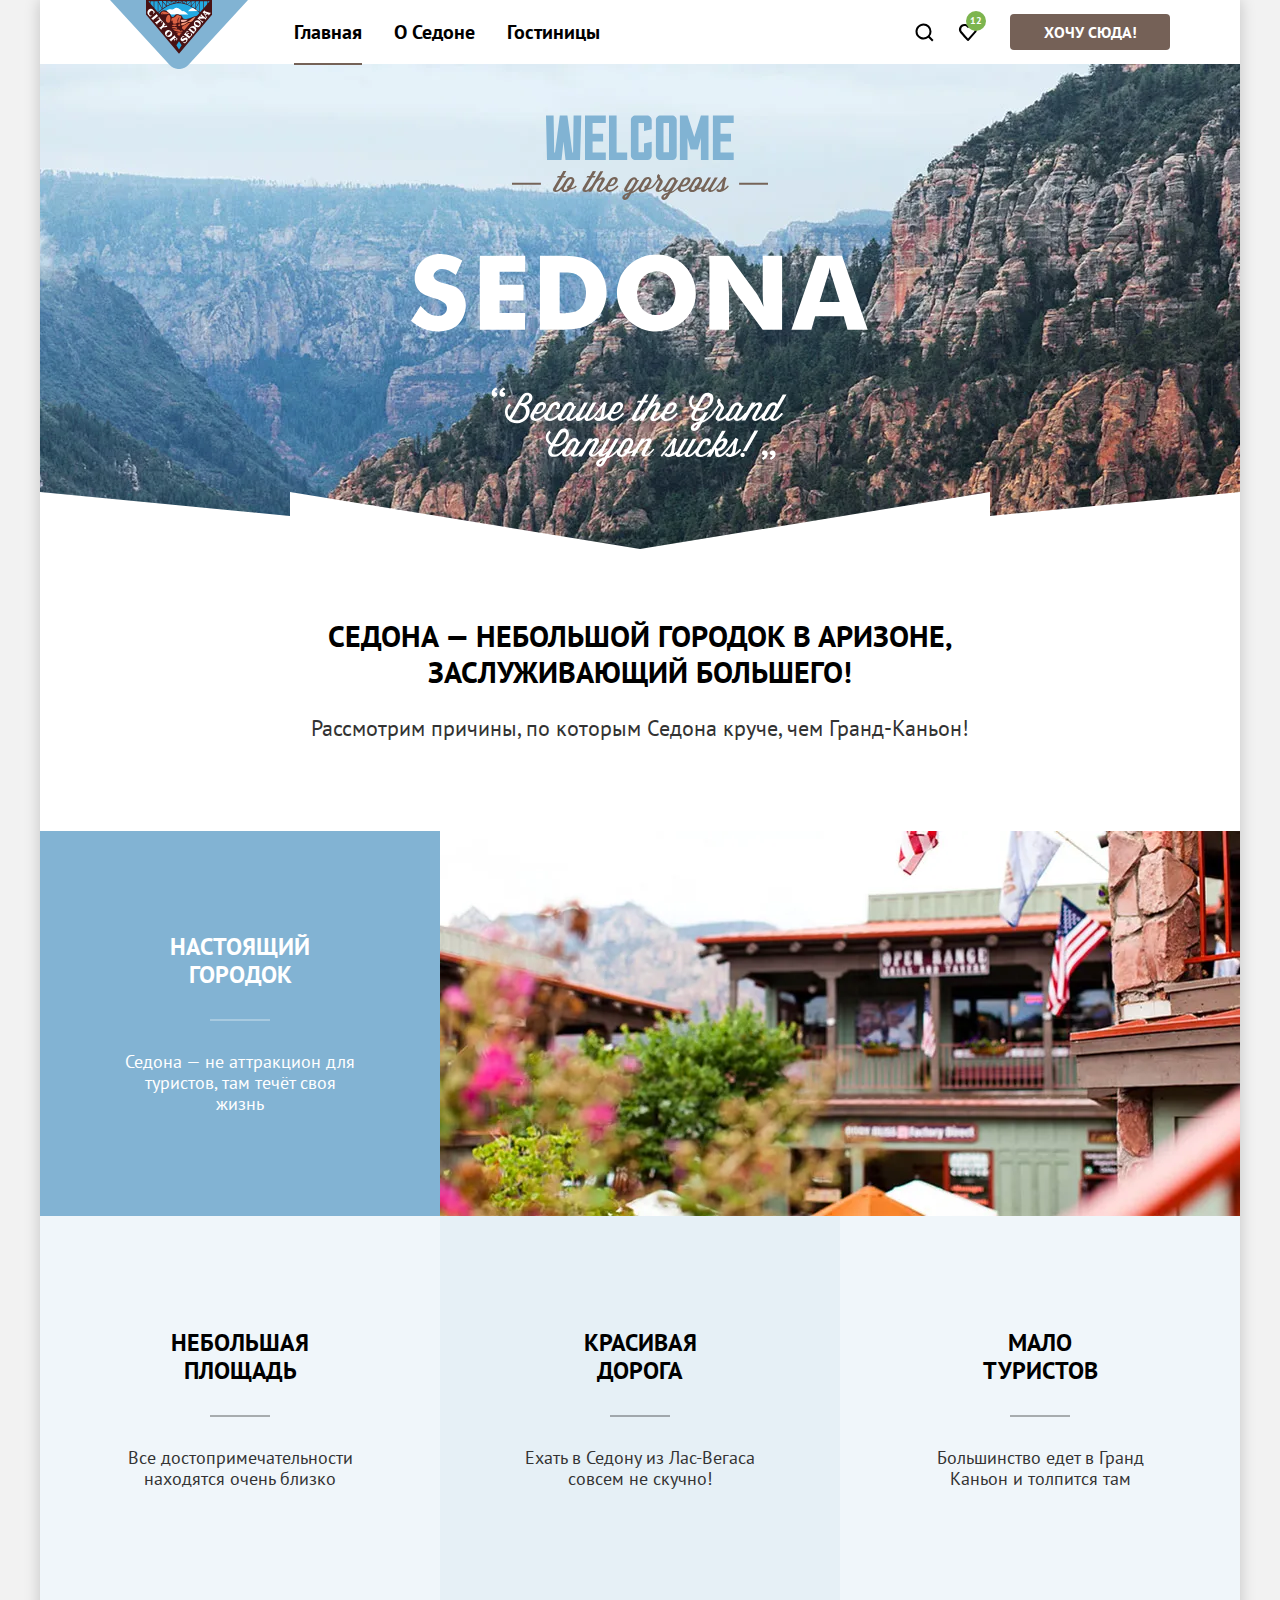
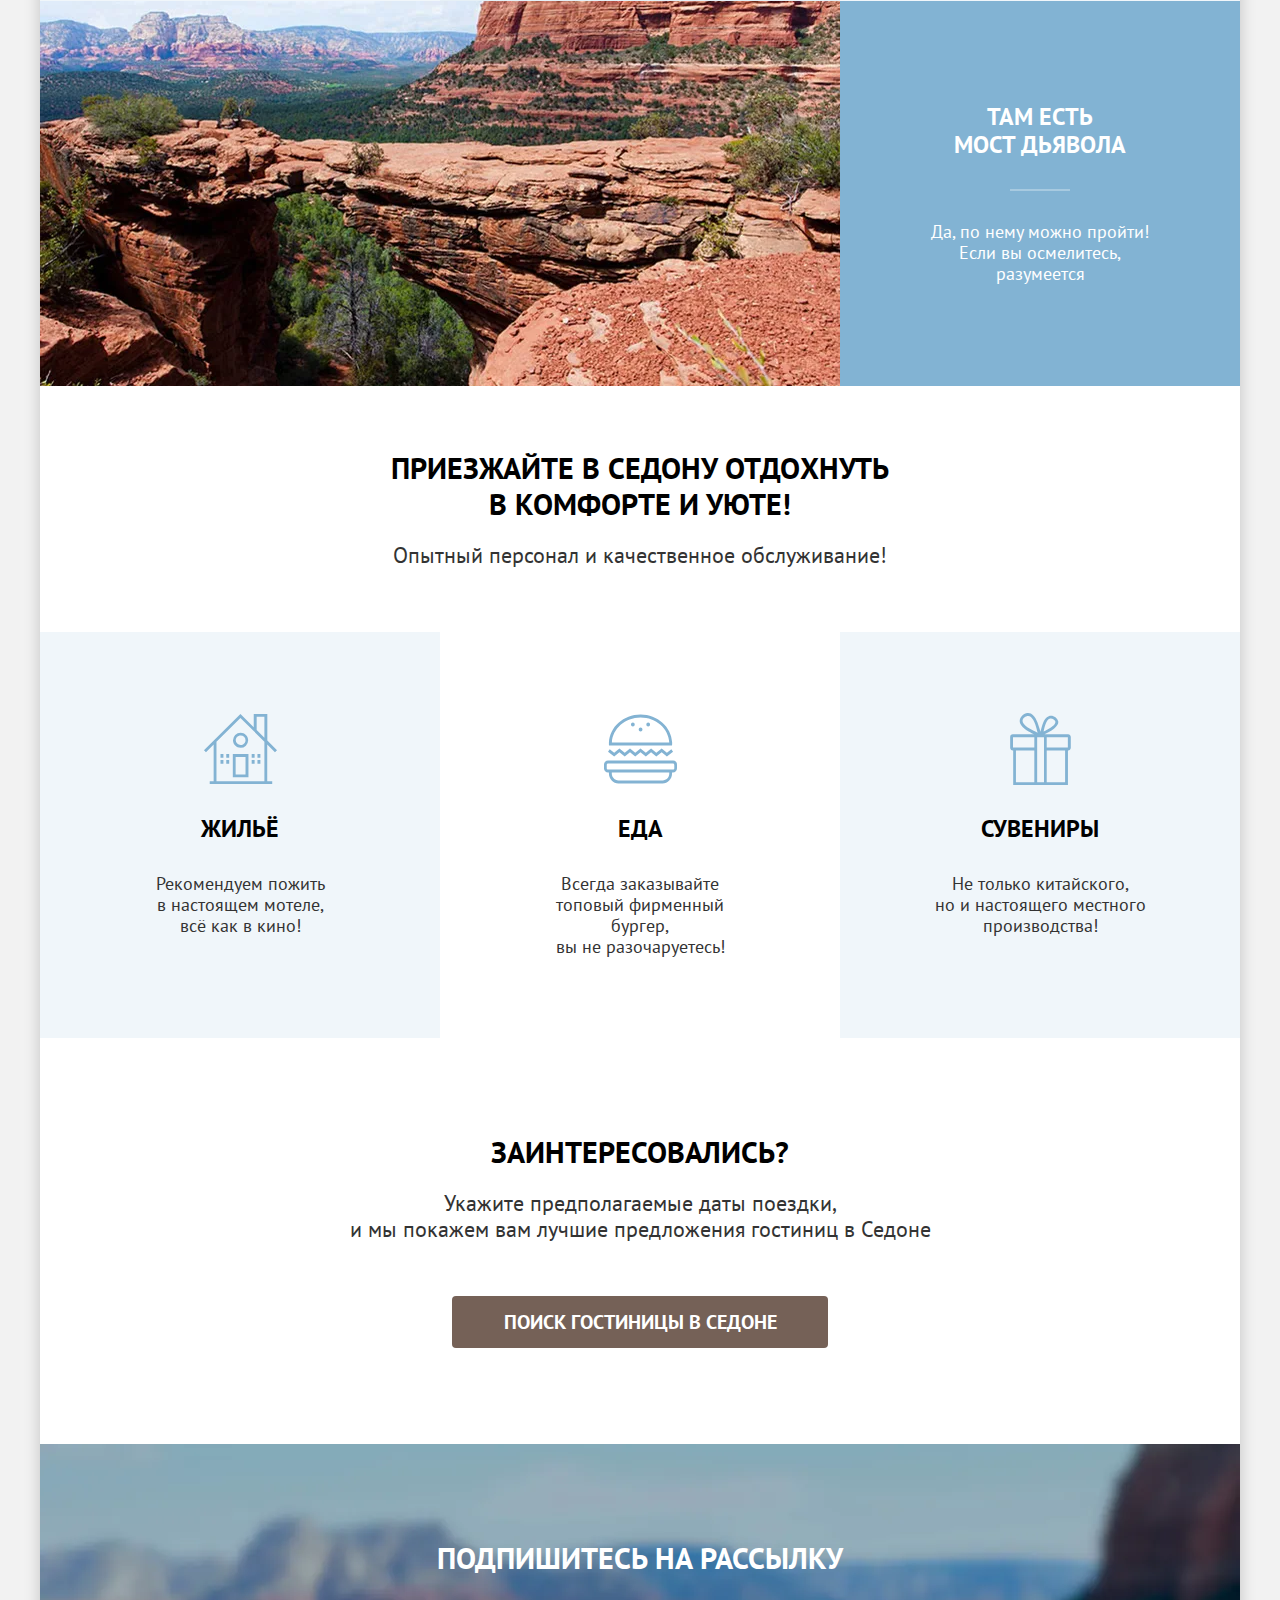
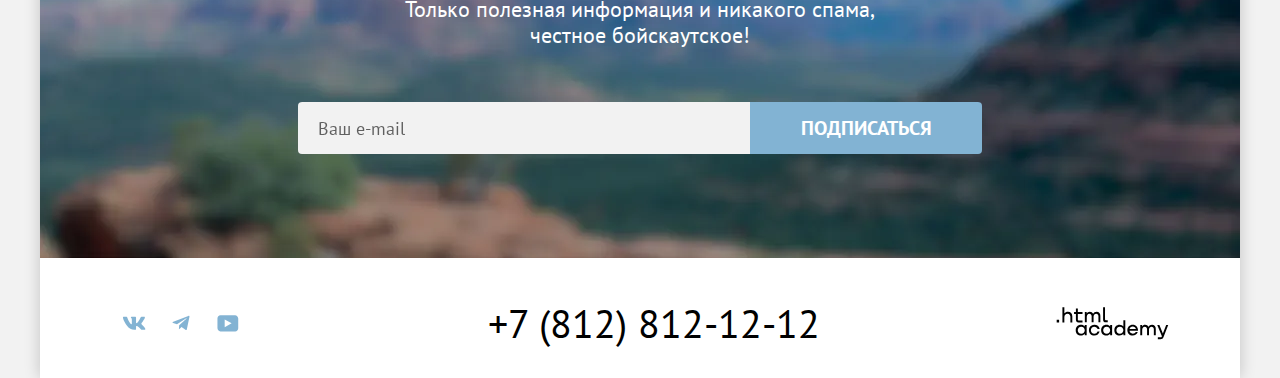
<file: index.html>
<!DOCTYPE html>
<html lang="ru">
  <head>
    <meta charset="utf-8">
    <meta name="viewport" content="width=device-width, initial-scale=1.0">
    <title>HTML Academy: Седона. Главная.</title>
    <meta name="description" content="Седона — небольшой городок в Аризоне, заслуживающий большего!">
    <link rel="preload" href="fonts/ptsans-400.woff2" type="font/woff2" as="font" crossorigin="anonymous">
    <link rel="preload" href="fonts/ptsans-700.woff2" type="font/woff2" as="font" crossorigin="anonymous">
    <link rel="icon" href="favicon.ico">
    <link rel="icon" type="image/png" sizes="32x32" href="favicons/favicon-32x32.png">
    <link rel="icon" href="favicons/icon.svg" type="image/svg+xml">
    <link rel="apple-touch-icon" href="favicons/180.png">
    <link rel="manifest" href="manifest.webmanifest">
    <link rel="stylesheet" href="styles/styles.css">
  </head>
  <body>

    <div class="container">
      <header class="page-header" data-test="header">
        <a class="page-header__logo logo">
          <img width="140" height="70" src="images/logotype.svg" alt="Логотип «Седона».">
        </a>

        <nav class="page-header__nav main-nav">
          <ul class="main-nav__list site-list">
            <li class="site-list__item">
              <a class="site-list__link site-list__link--current">Главная</a>
            </li>

            <li class="site-list__item">
              <a class="site-list__link" href="#">О&nbsp;Седоне</a>
            </li>

            <li class="site-list__item">
              <a class="site-list__link" href="catalog.html">Гостиницы</a>
            </li>
          </ul>
        </nav>

        <ul class="page-header__user-list user-list">
          <li class="user-list__item">
            <a class="user-list__link user-list__link--search" href="#">
              <span class="visually-hidden">Поиск</span>
            </a>
          </li>

          <li class="user-list__item">
            <a class="user-list__link user-list__link--favourite user-list__link--has-items" href="#">
              <span class="visually-hidden">Гостиниц в избранном</span>
              <span class="user-list__count">12</span>
            </a>
          </li>
        </ul>

        <a class="page-header__button button button--primary" href="#">Хочу сюда!</a>
      </header>

      <main class="main-content" data-test="main">
        <section class="hero" data-test="hero">
          <h1 class="visually-hidden">Седона</h1>

          <img class="hero__logo" width="458" height="352" src="images/hero-logo.svg" alt="Welcome to the gorgeous Sedona, because the Grand Canyon sucks!">
        </section>

        <section class="features" data-test="advantages">
          <div class="features__intro intro">
            <h2 class="features__title intro__title title-large">Седона&nbsp;&mdash; небольшой городок в&nbsp;Аризоне, заслуживающий большего!</h2>

            <p class="features__description intro__description description">Рассмотрим причины, по&nbsp;которым Седона круче, чем Гранд-Каньон!</p>
          </div>

          <ul class="features__list">
            <li class="features__item features__item--wide feature-card feature-card--has-image">
              <div class="feature-card__text">
                <h3 class="features__item-title feature-card__title title-middle">Настоящий городок</h3>

                <p class="feature-card__description">Седона&nbsp;&mdash; не&nbsp;аттракцион для туристов, там течёт своя жизнь</p>
              </div>

              <div class="feature-card__image">
                <picture>
                  <source width="800" height="385" type="image/webp" srcset="images/town.webp">
                  <img width="800" height="385" src="images/town.jpg" alt="Городок Седона.">
                </picture>
               </div>
            </li>

            <li class="features__item feature-card">
              <div class="feature-card__text">
                <h3 class="features__item-title feature-card__title title-middle">Небольшая площадь</h3>

                <p class="feature-card__description">Все достопримечательности находятся очень близко</p>
              </div>
            </li>

            <li class="features__item feature-card">
              <div class="feature-card__text">
                <h3 class="features__item-title feature-card__title title-middle">Красивая дорога</h3>

                <p class="feature-card__description">Ехать в&nbsp;Седону из&nbsp;Лас-Вегаса совсем не&nbsp;скучно!</p>
              </div>
            </li>

            <li class="features__item feature-card">
              <div class="feature-card__text">
                <h3 class="features__item-title feature-card__title title-middle">Мало туристов</h3>

                <p class="feature-card__description">Большинство едет в&nbsp;Гранд Каньон и&nbsp;толпится там</p>
              </div>
            </li>

            <li class="features__item features__item--wide feature-card feature-card--has-image feature-card--reverse">
              <div class="feature-card__text">
                <h3 class="features__item-title feature-card__title title-middle">Там есть мост дьявола</h3>

                <p class="feature-card__description">Да, по&nbsp;нему можно пройти! Если вы&nbsp;осмелитесь, разумеется</p>
              </div>

              <div class="feature-card__image">
                <picture>
                  <source width="800" height="385" type="image/webp" srcset="images/devils-brige.webp">
                  <img width="800" height="385" src="images/devils-brige.jpg" alt="Мост дьявола.">
                </picture>
              </div>
            </li>
          </ul>
        </section>

        <section class="services" data-test="advantages">
          <div class="services__intro intro">
            <h2 class="services__title intro__title title-large">Приезжайте в&nbsp;Седону отдохнуть в&nbsp;комфорте и&nbsp;уюте!</h2>

            <p class="services__description intro__description description">Опытный персонал и&nbsp;качественное обслуживание!</p>
          </div>

          <ul class="services__list">
            <li class="services__item service-card service-card--housing">
              <h3 class="service-card__title title-middle">Жильё</h3>

              <p class="service-card__description">Рекомендуем пожить в&nbsp;настоящем мотеле, всё&nbsp;как&nbsp;в&nbsp;кино!</p>
            </li>

            <li class="services__item service-card service-card--food">
              <h3 class="service-card__title title-middle">Еда</h3>

              <p class="service-card__description">Всегда заказывайте <br>топовый фирменный бургер, вы&nbsp;не&nbsp;разочаруетесь!</p>
            </li>

            <li class="services__item service-card service-card--souvenirs">
              <h3 class="service-card__title title-middle">Сувениры</h3>

              <p class="service-card__description">Не&nbsp;только китайского, но&nbsp;и&nbsp;настоящего местного производства!</p>
            </li>
          </ul>
        </section>

        <section class="search" data-test="search">
          <div class="search__intro intro">
            <h2 class="search__title intro__title title-large">Заинтересовались?</h2>

            <p class="search__description intro__description description">Укажите предполагаемые даты поездки, <br>и&nbsp;мы&nbsp;покажем вам лучшие предложения гостиниц в&nbsp;Седоне</p>
          </div>

          <a class="search__button button button--primary button--large js-modal-button" href="modal.html">Поиск гостиницы в&nbsp;седоне</a>
        </section>

        <section class="subscribe subscribe--dark" data-test="subscribe">
          <div class="subscribe__intro intro">
            <h2 class="subscribe__title intro__title title-large">Подпишитесь на&nbsp;рассылку</h2>

            <p class="subscribe__description intro__description description">Только полезная информация и&nbsp;никакого спама, честное бойскаутское!</p>
          </div>

          <div class="subscribe__form form">
            <form action="https://echo.htmlacademy.ru/" method="post" target="_blank">
              <div class="form__field field">
                <label class="visually-hidden" for="form-email">Ваш e-mail</label>
                <input type="email" name="email" id="form-email" placeholder="Ваш e-mail" autocomplete="on" required>
              </div>

              <button class="form__button button button--secondary button--large" type="submit">Подписаться</button>
            </form>
          </div>
        </section>
      </main>

      <footer class="page-footer" data-test="footer">
        <ul class="page-footer__social social">
          <li class="social__item">
            <a class="social__link social__link--vk" href="https://vk.com/htmlacademy" target="_blank" rel="noopener noreferrer">
              <span class="visually-hidden">Вконтакте</span>
            </a>
          </li>

          <li class="social__item">
            <a class="social__link social__link--tg" href="https://t.me/htmlacademy" target="_blank" rel="noopener noreferrer">
              <span class="visually-hidden">Телеграм</span>
            </a>
          </li>

          <li class="social__item">
            <a class="social__link social__link--yt" href="https://www.youtube.com/user/htmlacademyru" target="_blank" rel="noopener noreferrer">
              <span class="visually-hidden">Ютуб</span>
            </a>
          </li>
        </ul>

        <address class="page-footer__contacts">
          <a class="page-footer__phone phone" href="tel:+78128121212">+7 (812) 812-12-12</a>
        </address>

        <a class="page-footer__dev-link dev-link" href="https://htmlacademy.ru/intensive/htmlcss" target="_blank" rel="noopener noreferrer">
          <svg width="115" height="33" viewBox="0 0 115 34" aria-label="Логотип «HTML Academy». Перейти на сайт Академии." role="img" xmlns="http://www.w3.org/2000/svg" fill="#000">
            <path d="M0 13.26v2.6h2.5v-2.6h-2.5Zm11.6-8.4c-1.6 0-2.8.7-3.6 1.7h-.1v-6.2h-2v15.5h2v-5.3c0-2.1 1.3-3.6 3.3-3.6 1.8 0 2.9 1.4 2.9 3.2v5.7h2v-6.1c.1-3-1.8-4.9-4.5-4.9Zm15 .3h-4.8v-3.7h-2v3.8h-1.9v2h1.9v6c0 1.7 1 2.7 2.7 2.7h4.1v-2h-3.7c-.7 0-1.1-.4-1.1-1.1v-5.7h4.8v-2Zm14.5-.2c-1.6 0-2.9.8-3.5 2.1h-.1c-.6-1.2-1.8-2.1-3.4-2.1-1.4 0-2.5.8-3.1 1.8h-.1v-1.6h-1.9v10.6h2v-5.4c0-2 1-3.5 2.6-3.5 1.5 0 2.4 1 2.4 2.6v6.3h2v-5.6c0-2.4 1.4-3.3 2.6-3.3 1.5 0 2.4 1 2.4 2.6v6.3h2v-6.5c.1-2.5-1.4-4.3-3.9-4.3Zm6.7 8.1c0 1.7 1 2.7 2.8 2.7h2v-2h-1.7c-.7 0-1.1-.4-1.1-1.1v-12.3h-2v12.7Zm-18.9 7c-.9-1.1-2.2-1.8-3.9-1.8-3.1 0-5.4 2.3-5.4 5.6s2.3 5.6 5.4 5.6c1.8 0 3-.8 3.8-1.9h.1v1.6h2v-10.6h-2v1.5Zm-3.6 7.4c-2.2 0-3.6-1.6-3.6-3.6s1.4-3.6 3.6-3.6 3.6 1.6 3.6 3.6c0 1.9-1.4 3.6-3.6 3.6Zm18.9-5.1c-.5-2.4-2.6-4.1-5.4-4.1a5.4 5.4 0 0 0-5.6 5.6c0 3.1 2.2 5.6 5.6 5.6 2.8 0 4.9-1.8 5.4-4.2h-2.1a3.4 3.4 0 0 1-3.3 2.3c-2.2 0-3.6-1.6-3.6-3.6s1.4-3.6 3.6-3.6c1.6 0 2.8 1 3.3 2.2h2.1v-.2Zm10.9-2.3c-.9-1.1-2.2-1.8-3.9-1.8-3.1 0-5.4 2.3-5.4 5.6s2.3 5.6 5.4 5.6c1.8 0 3-.8 3.8-1.9h.1v1.6h2v-10.6h-2v1.5Zm-3.6 7.4c-2.2 0-3.6-1.6-3.6-3.6s1.4-3.6 3.6-3.6 3.6 1.6 3.6 3.6c0 1.9-1.5 3.6-3.6 3.6Zm17.2-7.3c-.9-1.1-2.2-1.9-3.9-1.9-3.1 0-5.4 2.3-5.4 5.6s2.2 5.6 5.4 5.6c1.7 0 3-.8 3.8-1.8h.1v1.5h2v-15.4h-2v6.4Zm-3.6 7.3c-2.2 0-3.6-1.6-3.6-3.6s1.4-3.6 3.6-3.6 3.6 1.6 3.6 3.6c-.1 2-1.5 3.6-3.6 3.6Zm13.2-9.2c-3.3 0-5.5 2.5-5.5 5.6 0 3 2.1 5.6 5.5 5.6 2.5 0 4.5-1.3 5.2-3.6h-2.1c-.5 1-1.6 1.6-3 1.6-1.9 0-3.3-1.3-3.4-2.9h8.8c.2-3.6-2-6.3-5.5-6.3Zm0 1.9c1.7 0 3 1 3.3 2.6h-6.5c.3-1.5 1.5-2.6 3.2-2.6Zm19.9-1.9c-1.6 0-2.9.8-3.6 2h-.1c-.6-1.2-1.8-2-3.4-2-1.4 0-2.5.7-3.1 1.8v-1.5h-1.9v10.6h2v-5.4c0-2 1-3.4 2.6-3.5 1.5 0 2.4 1 2.4 2.6v6.3h2v-5.6c0-2.4 1.4-3.3 2.6-3.3 1.5 0 2.4 1 2.4 2.6v6.3h2v-6.5c.1-2.6-1.4-4.4-3.9-4.4Zm11.2 9.1-3.6-8.9h-2.2l4.8 11.6c-.3.9-.7 1.2-1.7 1.2h-2.5v2h2.5c1.8 0 2.8-.8 3.5-2.6l4.7-12.2h-2.1l-3.4 8.9Z"/>
          </svg>
        </a>
      </footer>
    </div>

    <div class="modal modal--hidden">
      <div class="modal__content" data-test="modal">
        <button class="modal__close button-close" type="button">
          <span class="visually-hidden">Закрыть</span>
        </button>
        <section class="modal__search search-hotel">
          <h2 class="search-hotel__title title-large">Поиск гостиницы в Седоне</h2>

          <div class="search-hotel__form search-form">
            <form action="https://echo.htmlacademy.ru/" method="post">
              <div class="search-form__field search-form__field--wide field field--date field--invalid">
                <label class="field__label" for="check-in">Дата Заезда:</label>
                <input type="text" name="check-in" id="check-in" value="27 апреля 2020" placeholder="Укажите дату" required>
                <p class="field__message">Мы не можем отправить вас в прошлое.</p>
              </div>

              <div class="search-form__field search-form__field--wide field field--date">
                <label class="field__label" for="check-out">Дата Выезда:</label>
                <input type="text" name="check-out" id="check-out" value="1 сентября 2023" placeholder="Укажите дату" required>
                <p class="field__message">На эти даты есть свободные номера. Пока есть.</p>
              </div>

              <div class="search-form__field field field--counter">
                <label class="field__label" for="search-form-adults">Взрослые:</label>

                <span class="field__counter">
                  <button class="field__button field__button--less" type="button">
                    <span class="visually-hidden">Уменьшить</span>
                  </button>
                  <input id="search-form-adults" type="number" name="adults" value="2" min="1" max="99" placeholder="0" required>
                  <button class="field__button field__button--more" type="button">
                    <span class="visually-hidden">Увеличить</span>
                  </button>
                </span>
              </div>

              <div class="search-form__field search-form__field--align field field--counter">
                <div class="field__label-wrapper">
                  <label class="field__label" for="search-form-children">Дети:</label>
                  <span class="tooltip">
                    <button class="tooltip__button" type="button" aria-labelledby="tooltip-label-children">
                      <svg width="20" height="20" viewBox="0 0 20 20" focusable="false" aria-hidden="true" fill="currentColor" xmlns="http://www.w3.org/2000/svg">
                        <path fill-rule="evenodd" clip-rule="evenodd" d="M9 4h2v2h-2v-2Zm2 12h-2v-9h2v9Z"/>
                      </svg>
                    </button>
                    <span class="tooltip__info" id="tooltip-label-children">Укажите количество детей, которые будут с&#160;вами, возраст которых от&#160;6&#160;до&#160;18&#160;лет. Дети до&#160;6&#160;лет размещаются бесплатно.</span>
                  </span>
                </div>

                <span class="field__counter">
                  <button class="field__button field__button--less" type="button">
                    <span class="visually-hidden">Уменьшить</span>
                  </button>
                  <input id="search-form-children" type="number" name="children" value="2" min="0" max="99" placeholder="0" required>
                  <button class="field__button field__button--more" type="button">
                    <span class="visually-hidden">Увеличить</span>
                  </button>
                </span>
              </div>

              <button class="search-form__button button button--secondary button--large" type="submit">Найти</button>
            </form>
          </div>
        </section>
      </div>
    </div>

    <script type="module" src="scripts/main.js"></script>
  </body>
</html>
</file>
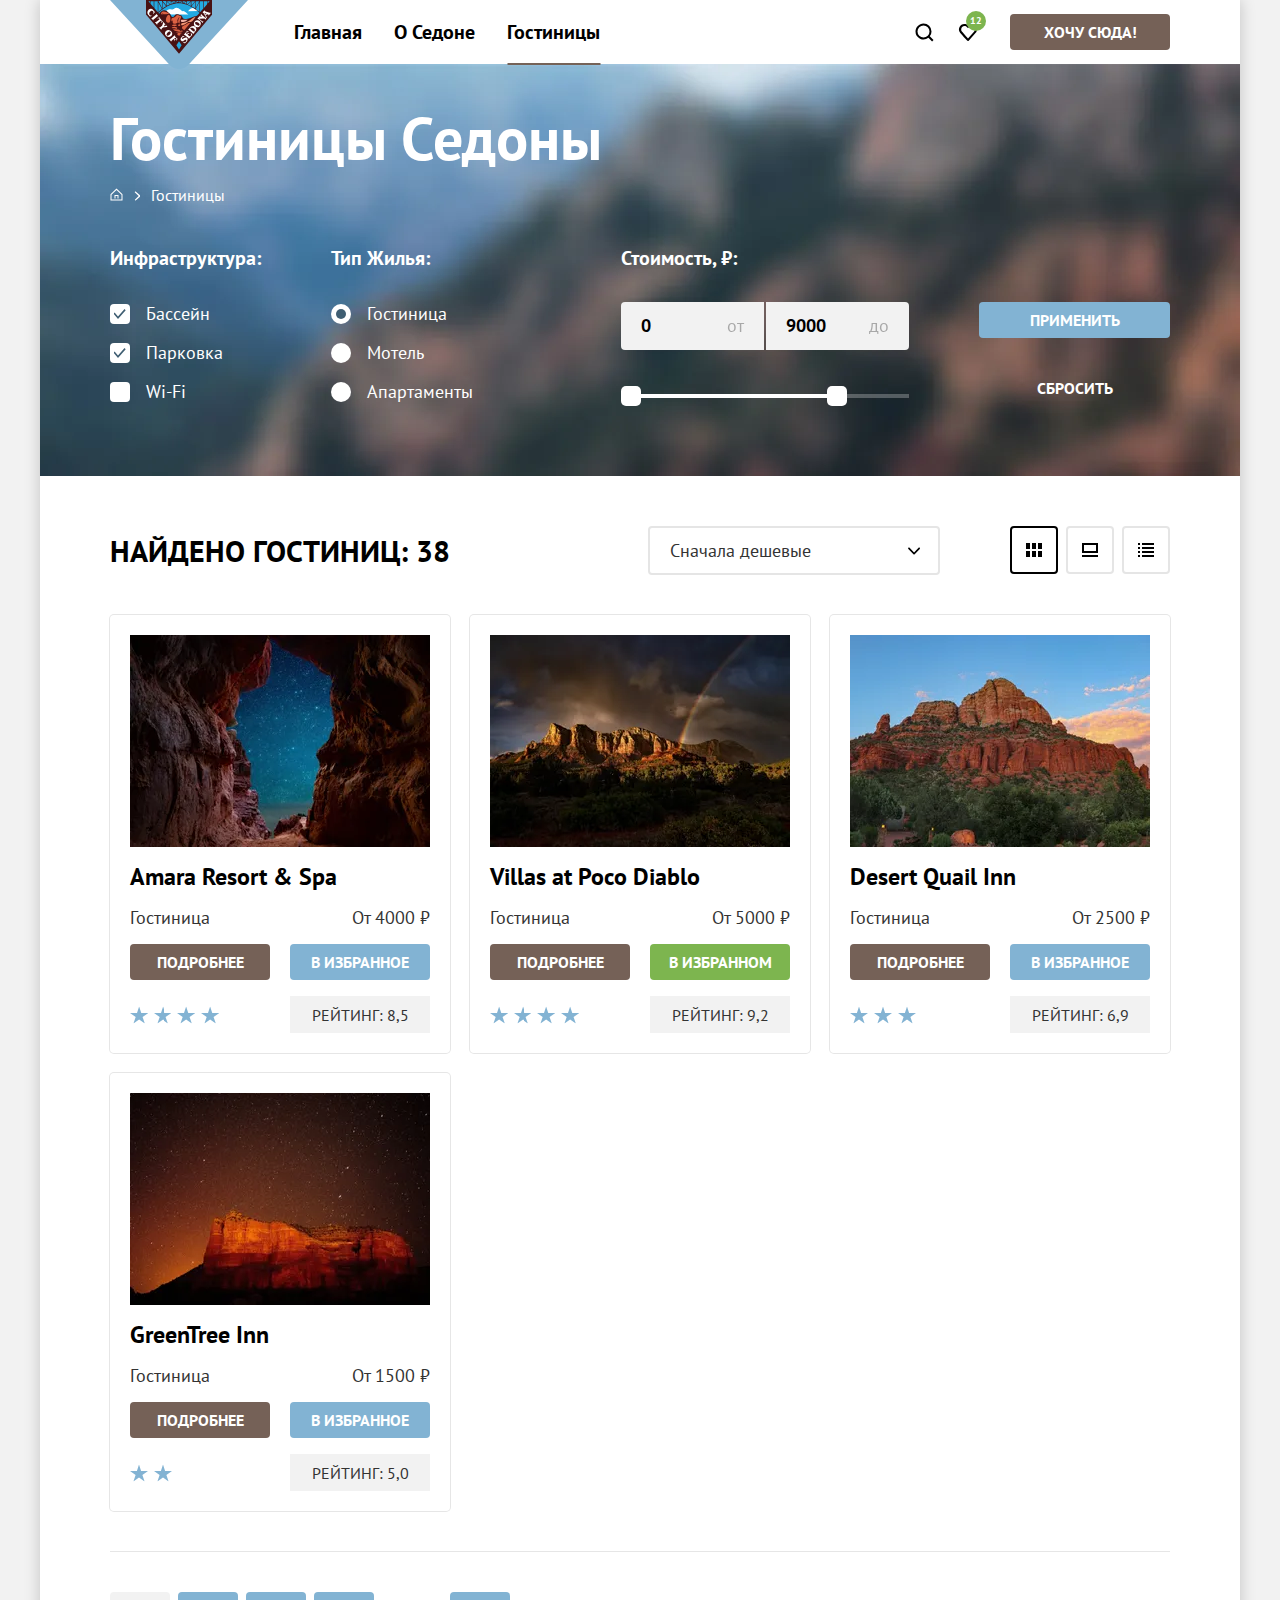
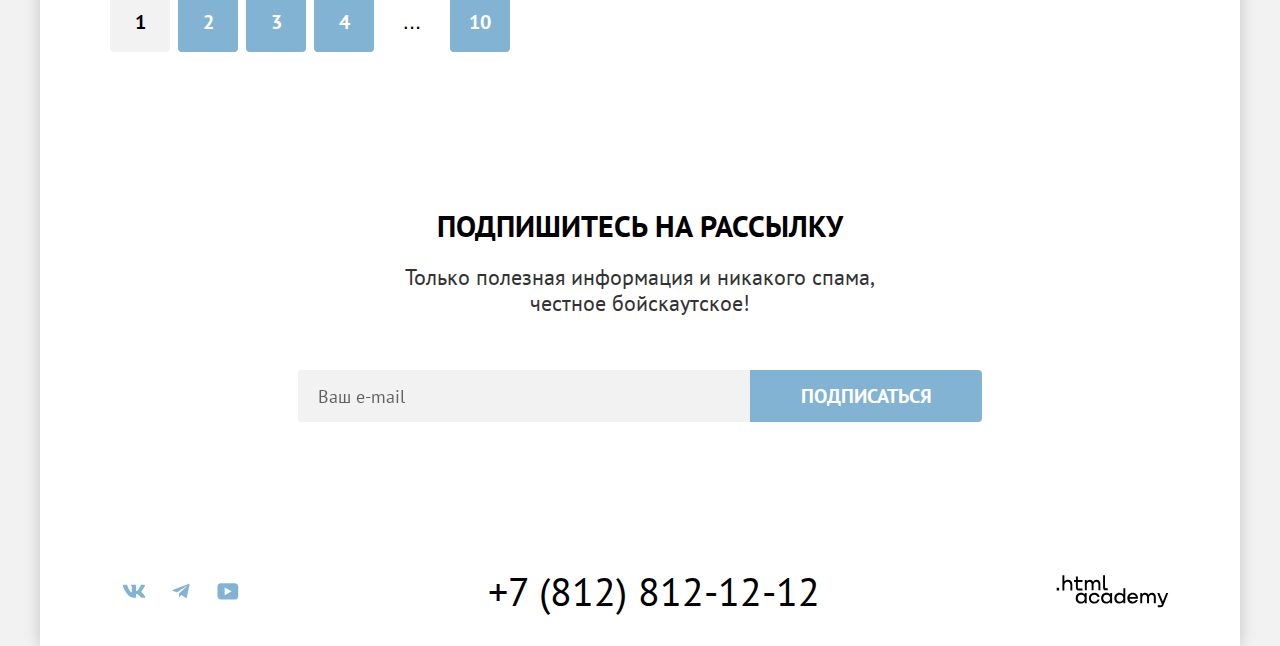
<file: catalog.html>
<!DOCTYPE html>
<html lang="ru">
  <head>
    <meta charset="utf-8">
    <meta name="viewport" content="width=device-width, initial-scale=1.0">
    <title>HTML Academy: Седона. Гостиницы.</title>
    <meta name="description" content="Забронируйте отель в Седоне с видом на прекрасные скалы!">
    <link rel="preload" href="fonts/ptsans-400.woff2" type="font/woff2" as="font" crossorigin="anonymous">
    <link rel="preload" href="fonts/ptsans-700.woff2" type="font/woff2" as="font" crossorigin="anonymous">
    <link rel="icon" href="favicon.ico">
    <link rel="icon" type="image/png" sizes="32x32" href="favicons/favicon-32x32.png">
    <link rel="icon" href="favicons/icon.svg" type="image/svg+xml">
    <link rel="apple-touch-icon" href="favicons/180.png">
    <link rel="manifest" href="manifest.webmanifest">
    <link rel="stylesheet" href="styles/styles.css">
  </head>
  <body>

    <div class="container">
      <header class="page-header" data-test="header">
        <a class="page-header__logo logo" href="index.html">
          <img width="140" height="70" src="images/logotype.svg" alt="Логотип «Седона». Перейти на Главную страницу.">
        </a>

        <nav class="page-header__nav main-nav">
          <ul class="main-nav__list site-list">
            <li class="site-list__item">
              <a class="site-list__link" href="index.html">Главная</a>
            </li>

            <li class="site-list__item">
              <a class="site-list__link" href="#">О&nbsp;Седоне</a>
            </li>

            <li class="site-list__item">
              <a class="site-list__link site-list__link--current">Гостиницы</a>
            </li>
          </ul>
        </nav>

        <ul class="page-header__user-list user-list">
          <li class="user-list__item">
            <a class="user-list__link user-list__link--search" href="#">
              <span class="visually-hidden">Поиск</span>
            </a>
          </li>

          <li class="user-list__item">
            <a class="user-list__link user-list__link--favourite user-list__link--has-items" href="#">
              <span class="visually-hidden">Гостиниц в избранном</span>
              <span class="user-list__count">12</span>
            </a>
          </li>
        </ul>

        <a class="page-header__button button button--primary" href="#">Хочу сюда!</a>
      </header>

      <main class="main-content" data-test="main">
        <div class="inner-intro">
          <h1 class="inner-intro__title title-extra-large">Гостиницы Седоны</h1>

          <ol class="inner-intro__breadcrumbs breadcrumbs">
            <li class="breadcrumbs__item">
              <a class="breadcrumbs__link breadcrumbs__link--home" href="index.html">
                <span class="visually-hidden">Главная</span>
              </a>
            </li>

            <li class="breadcrumbs__item">
              <a class="breadcrumbs__link breadcrumbs__link--current">Гостиницы</a>
            </li>
          </ol>

          <div class="inner-intro__filters filters" data-test="filter">
            <form action="https://echo.htmlacademy.ru/" method="get">
              <fieldset class="filters__group">
                <legend class="filters__title">Инфраструктура:</legend>

                <ul class="filters__list">
                  <li class="filters__item">
                    <label class="filters__control control control--checkbox">
                      <input type="checkbox" name="pool" checked>
                      <span class="control__label">Бассейн</span>
                    </label>
                  </li>

                  <li class="filters__item">
                    <label class="filters__control control control--checkbox">
                      <input type="checkbox" name="parking" checked>
                      <span class="control__label">Парковка</span>
                    </label>
                  </li>

                  <li class="filters__item">
                    <label class="filters__control control control--checkbox">
                      <input type="checkbox" name="wi-fi">
                      <span class="control__label">Wi-Fi</span>
                    </label>
                  </li>
                </ul>
              </fieldset>

              <fieldset class="filters__group">
                <legend class="filters__title">Тип Жилья:</legend>

                <ul class="filters__list">
                  <li class="filters__item">
                    <label class="filters__control control control--radio">
                      <input type="radio" name="housing" value="hotel" checked>
                      <span class="control__label">Гостиница</span>
                    </label>
                  </li>

                  <li class="filters__item">
                    <label class="filters__control control control--radio">
                      <input type="radio" name="housing" value="motel">
                      <span class="control__label">Мотель</span>
                    </label>
                  </li>

                  <li class="filters__item">
                    <label class="filters__control control control--radio">
                      <input type="radio" name="housing" value="apartments">
                      <span class="control__label">Апартаменты</span>
                    </label>
                  </li>
                </ul>
              </fieldset>

              <fieldset class="filters__group filters__group--range">
                <legend class="filters__title">Стоимость, ₽:</legend>

                <div class="range">
                  <div class="range__fields">
                    <div class="range__field range__field--from field">
                      <label class="range__label field__label" for="range-min">от</label>
                      <input type="number" name="from" id="range-min" value="0" min="0" max="10000" required>
                    </div>

                    <div class="range__field range__field--to field">
                      <label class="range__label field__label" for="range-max">до</label>
                      <input type="number" name="to" id="range-max" value="9000" min="0" max="10000" required>
                    </div>
                  </div>

                  <div class="range__wrapper">
                    <div class="range__scale">
                      <div class="range__bar" style="left: 0; width: 226px;">
                        <button class="range__handle range__handle--from" type="button">
                          <span class="visually-hidden">Двигать ползунок</span>
                        </button>

                        <button class="range__handle range__handle--to" type="button">
                          <span class="visually-hidden">Двигать ползунок</span>
                        </button>
                      </div>
                    </div>
                  </div>
                </div>
              </fieldset>

              <div class="filters__buttons">
                <button class="button button--secondary" type="submit">Применить</button>
                <button class="button button--tertiary" type="reset">Сбросить</button>
              </div>
            </form>
          </div>
        </div>

        <section class="hotels-cards" data-test="catalog">
          <header class="hotels-cards__header">
            <h2 class="hotels-cards__title title-large">Найдено гостиниц: <span class="hotels-cards__title-count">38</span></h2>

            <div class="hotels-cards__sorting select">
              <label class="visually-hidden" for="hotels-sorting">Сортировка</label>
              <select name="hotels-sorting" id="hotels-sorting">
                <option value="cheap">Сначала дешевые</option>
                <option value="expensive">Сначала дорогие</option>
                <option value="popular">Сначала популярные</option>
              </select>
            </div>

            <ul class="hotels-cards__view-switcher view-switcher" aria-label="Вид отображения">
              <li class="view-switcher__item">
                <a class="view-switcher__button view-switcher__button--tile view-switcher__button--active" href="catalog.html?view=tile">
                  <span class="visually-hidden">Плитка.</span>
                </a>
              </li>

              <li class="view-switcher__item">
                <a class="view-switcher__button view-switcher__button--card" href="catalog.html?view=card">
                  <span class="visually-hidden">Карточки.</span>
                </a>
              </li>

              <li class="view-switcher__item">
                <a class="view-switcher__button view-switcher__button--list" href="catalog.html?view=list">
                  <span class="visually-hidden">Список.</span>
                </a>
              </li>
            </ul>
          </header>

          <ul class="hotels-cards__list cards-list">
            <li class="cards-list__item hotel-card">
              <a class="hotel-card__link" href="#" tabindex="-1">
                <picture>
                  <source width="300" height="212" type="image/webp" srcset="images/hotel-1@1x.webp 1x, images/hotel-1@2x.webp 2x">
                  <img class="hotel-card__image" width="300" height="212" src="images/hotel-1@1x.jpg" srcset="images/hotel-1@2x.jpg 2x" alt="Звездное небо через расщелину. Открыть карточку гостиницы.">
                </picture>
              </a>

              <a class="hotel-card__link" href="#" tabindex="-1">
                <h3 class="hotel-card__title title-middle">Amara Resort &amp;&nbsp;Spa</h3>
              </a>

              <p class="hotel-card__type">Гостиница</p>

              <p class="hotel-card__price">От&nbsp;4000&nbsp;₽</p>

              <a class="hotel-card__more button button--primary" href="#">Подробнее</a>

              <button class="hotel-card__fav button button--secondary" type="button">В&nbsp;избранное</button>

              <div class="hotel-card__stars hotel-card__stars--four">
                <span class="visually-hidden">4 звезды</span>
              </div>

              <p class="hotel-card__raiting">
                Рейтинг: <span class="hotel-card__raiting-number">8,5</span>
              </p>
            </li>

            <li class="cards-list__item hotel-card">
              <a class="hotel-card__link" href="#" tabindex="-1">
                <picture>
                  <source width="300" height="212" type="image/webp" srcset="images/hotel-2@1x.webp 1x, images/hotel-2@2x.webp 2x">
                  <img class="hotel-card__image" width="300" height="212" src="images/hotel-2@1x.jpg" srcset="images/hotel-2@2x.jpg 2x" alt="Горы и радуга. Открыть карточку гостиницы.">
                </picture>
              </a>

              <a class="hotel-card__link" href="#" tabindex="-1">
                <h3 class="hotel-card__title title-middle">Villas at&nbsp;Poco Diablo</h3>
              </a>

              <p class="hotel-card__type">Гостиница</p>

              <p class="hotel-card__price">От&nbsp;5000&nbsp;₽</p>

              <a class="hotel-card__more button button--primary" href="#">Подробнее</a>

              <button class="hotel-card__fav button button--active" type="button">В&nbsp;избранном</button>

              <div class="hotel-card__stars hotel-card__stars--four">
                <span class="visually-hidden">4 звезды</span>
              </div>

              <p class="hotel-card__raiting">
                Рейтинг: <span class="hotel-card__raiting-number">9,2</span>
              </p>
            </li>

            <li class="cards-list__item hotel-card">
              <a class="hotel-card__link" href="#" tabindex="-1">
                <picture>
                  <source width="300" height="212" type="image/webp" srcset="images/hotel-3@1x.webp 1x, images/hotel-3@2x.webp 2x">
                  <img class="hotel-card__image" width="300" height="212" src="images/hotel-3@1x.jpg" srcset="images/hotel-3@2x.jpg 2x" alt="Каньон на фоне голубого неба. Открыть карточку гостиницы.">
                </picture>
              </a>

              <a class="hotel-card__link" href="#" tabindex="-1">
                <h3 class="hotel-card__title title-middle">Desert Quail Inn</h3>
              </a>

              <p class="hotel-card__type">Гостиница</p>

              <p class="hotel-card__price">От&nbsp;2500&nbsp;₽</p>

              <a class="hotel-card__more button button--primary" href="#">Подробнее</a>

              <button class="hotel-card__fav button button--secondary" type="button">В&nbsp;избранное</button>

              <div class="hotel-card__stars hotel-card__stars--three">
                <span class="visually-hidden">3 звезды</span>
              </div>

              <p class="hotel-card__raiting">
                Рейтинг: <span class="hotel-card__raiting-number">6,9</span>
              </p>
            </li>

            <li class="cards-list__item hotel-card">
              <a class="hotel-card__link" href="#" tabindex="-1">
                <picture>
                  <source width="300" height="212" type="image/webp" srcset="images/hotel-4@1x.webp 1x, images/hotel-4@2x.webp 2x">
                  <img class="hotel-card__image" width="300" height="212" src="images/hotel-4@1x.jpg" srcset="images/hotel-4@2x.jpg 2x" alt="Каньон на фоне звездного неба. Открыть карточку гостиницы.">
                </picture>
              </a>

              <a class="hotel-card__link" href="#" tabindex="-1">
                <h3 class="hotel-card__title title-middle">GreenTree Inn</h3>
              </a>

              <p class="hotel-card__type">Гостиница</p>

              <p class="hotel-card__price">От&nbsp;1500&nbsp;₽</p>

              <a class="hotel-card__more button button--primary" href="#">Подробнее</a>

              <button class="hotel-card__fav button button--secondary" type="button">В&nbsp;избранное</button>

              <div class="hotel-card__stars hotel-card__stars--two">
                <span class="visually-hidden">2 звезды</span>
              </div>

              <p class="hotel-card__raiting">
                Рейтинг: <span class="hotel-card__raiting-number">5,0</span>
              </p>
            </li>
          </ul>

          <ol class="hotels-cards__pagination pagination">
            <li class="pagination__item">
              <a class="pagination__link pagination__link--current button button--secondary button--large">1</a>
            </li>

            <li class="pagination__item">
              <a class="pagination__link button button--secondary button--large" href="#">2</a>
            </li>

            <li class="pagination__item">
              <a class="pagination__link button button--secondary button--large" href="#">3</a>
            </li>

            <li class="pagination__item">
              <a class="pagination__link button button--secondary button--large" href="#">4</a>
            </li>

            <li class="pagination__item">
              <button class="pagination__link pagination__link--more" type="button">...</button>
            </li>

            <li class="pagination__item">
              <a class="pagination__link button button--secondary button--large" href="#">10</a>
            </li>
          </ol>
        </section>

        <section class="subscribe" data-test="subscribe">
          <div class="subscribe__intro intro">
            <h2 class="subscribe__title intro__title title-large">Подпишитесь на&nbsp;рассылку</h2>

            <p class="subscribe__description intro__description description">Только полезная информация и&nbsp;никакого спама, честное бойскаутское!</p>
          </div>

          <div class="subscribe__form form">
            <form action="https://echo.htmlacademy.ru/" method="post" target="_blank">
              <div class="form__field field">
                <label class="visually-hidden" for="form-email">Ваш e-mail</label>
                <input type="email" name="email" id="form-email" placeholder="Ваш e-mail" autocomplete="on" required>
              </div>

              <button class="form__button button button--secondary button--large" type="submit">Подписаться</button>
            </form>
          </div>
        </section>
      </main>

      <footer class="page-footer" data-test="footer">
        <ul class="page-footer__social social">
          <li class="social__item">
            <a class="social__link social__link--vk" href="https://vk.com/htmlacademy" target="_blank" rel="noopener noreferrer">
              <span class="visually-hidden">Вконтакте</span>
            </a>
          </li>

          <li class="social__item">
            <a class="social__link social__link--tg" href="https://t.me/htmlacademy" target="_blank" rel="noopener noreferrer">
              <span class="visually-hidden">Телеграм</span>
            </a>
          </li>

          <li class="social__item">
            <a class="social__link social__link--yt" href="https://www.youtube.com/user/htmlacademyru" target="_blank" rel="noopener noreferrer">
              <span class="visually-hidden">Ютуб</span>
            </a>
          </li>
        </ul>

        <address class="page-footer__contacts">
          <a class="page-footer__phone phone" href="tel:+78128121212">+7 (812) 812-12-12</a>
        </address>

        <a class="page-footer__dev-link dev-link" href="https://htmlacademy.ru/intensive/htmlcss" target="_blank" rel="noopener noreferrer">
          <svg width="115" height="33" viewBox="0 0 115 34" aria-label="Логотип «HTML Academy». Перейти на сайт Академии." role="img" xmlns="http://www.w3.org/2000/svg" fill="#000">
            <path d="M0 13.26v2.6h2.5v-2.6h-2.5Zm11.6-8.4c-1.6 0-2.8.7-3.6 1.7h-.1v-6.2h-2v15.5h2v-5.3c0-2.1 1.3-3.6 3.3-3.6 1.8 0 2.9 1.4 2.9 3.2v5.7h2v-6.1c.1-3-1.8-4.9-4.5-4.9Zm15 .3h-4.8v-3.7h-2v3.8h-1.9v2h1.9v6c0 1.7 1 2.7 2.7 2.7h4.1v-2h-3.7c-.7 0-1.1-.4-1.1-1.1v-5.7h4.8v-2Zm14.5-.2c-1.6 0-2.9.8-3.5 2.1h-.1c-.6-1.2-1.8-2.1-3.4-2.1-1.4 0-2.5.8-3.1 1.8h-.1v-1.6h-1.9v10.6h2v-5.4c0-2 1-3.5 2.6-3.5 1.5 0 2.4 1 2.4 2.6v6.3h2v-5.6c0-2.4 1.4-3.3 2.6-3.3 1.5 0 2.4 1 2.4 2.6v6.3h2v-6.5c.1-2.5-1.4-4.3-3.9-4.3Zm6.7 8.1c0 1.7 1 2.7 2.8 2.7h2v-2h-1.7c-.7 0-1.1-.4-1.1-1.1v-12.3h-2v12.7Zm-18.9 7c-.9-1.1-2.2-1.8-3.9-1.8-3.1 0-5.4 2.3-5.4 5.6s2.3 5.6 5.4 5.6c1.8 0 3-.8 3.8-1.9h.1v1.6h2v-10.6h-2v1.5Zm-3.6 7.4c-2.2 0-3.6-1.6-3.6-3.6s1.4-3.6 3.6-3.6 3.6 1.6 3.6 3.6c0 1.9-1.4 3.6-3.6 3.6Zm18.9-5.1c-.5-2.4-2.6-4.1-5.4-4.1a5.4 5.4 0 0 0-5.6 5.6c0 3.1 2.2 5.6 5.6 5.6 2.8 0 4.9-1.8 5.4-4.2h-2.1a3.4 3.4 0 0 1-3.3 2.3c-2.2 0-3.6-1.6-3.6-3.6s1.4-3.6 3.6-3.6c1.6 0 2.8 1 3.3 2.2h2.1v-.2Zm10.9-2.3c-.9-1.1-2.2-1.8-3.9-1.8-3.1 0-5.4 2.3-5.4 5.6s2.3 5.6 5.4 5.6c1.8 0 3-.8 3.8-1.9h.1v1.6h2v-10.6h-2v1.5Zm-3.6 7.4c-2.2 0-3.6-1.6-3.6-3.6s1.4-3.6 3.6-3.6 3.6 1.6 3.6 3.6c0 1.9-1.5 3.6-3.6 3.6Zm17.2-7.3c-.9-1.1-2.2-1.9-3.9-1.9-3.1 0-5.4 2.3-5.4 5.6s2.2 5.6 5.4 5.6c1.7 0 3-.8 3.8-1.8h.1v1.5h2v-15.4h-2v6.4Zm-3.6 7.3c-2.2 0-3.6-1.6-3.6-3.6s1.4-3.6 3.6-3.6 3.6 1.6 3.6 3.6c-.1 2-1.5 3.6-3.6 3.6Zm13.2-9.2c-3.3 0-5.5 2.5-5.5 5.6 0 3 2.1 5.6 5.5 5.6 2.5 0 4.5-1.3 5.2-3.6h-2.1c-.5 1-1.6 1.6-3 1.6-1.9 0-3.3-1.3-3.4-2.9h8.8c.2-3.6-2-6.3-5.5-6.3Zm0 1.9c1.7 0 3 1 3.3 2.6h-6.5c.3-1.5 1.5-2.6 3.2-2.6Zm19.9-1.9c-1.6 0-2.9.8-3.6 2h-.1c-.6-1.2-1.8-2-3.4-2-1.4 0-2.5.7-3.1 1.8v-1.5h-1.9v10.6h2v-5.4c0-2 1-3.4 2.6-3.5 1.5 0 2.4 1 2.4 2.6v6.3h2v-5.6c0-2.4 1.4-3.3 2.6-3.3 1.5 0 2.4 1 2.4 2.6v6.3h2v-6.5c.1-2.6-1.4-4.4-3.9-4.4Zm11.2 9.1-3.6-8.9h-2.2l4.8 11.6c-.3.9-.7 1.2-1.7 1.2h-2.5v2h2.5c1.8 0 2.8-.8 3.5-2.6l4.7-12.2h-2.1l-3.4 8.9Z"/>
          </svg>
        </a>
      </footer>
    </div>

    <script type="module" src="scripts/main.js"></script>
  </body>
</html>
</file>
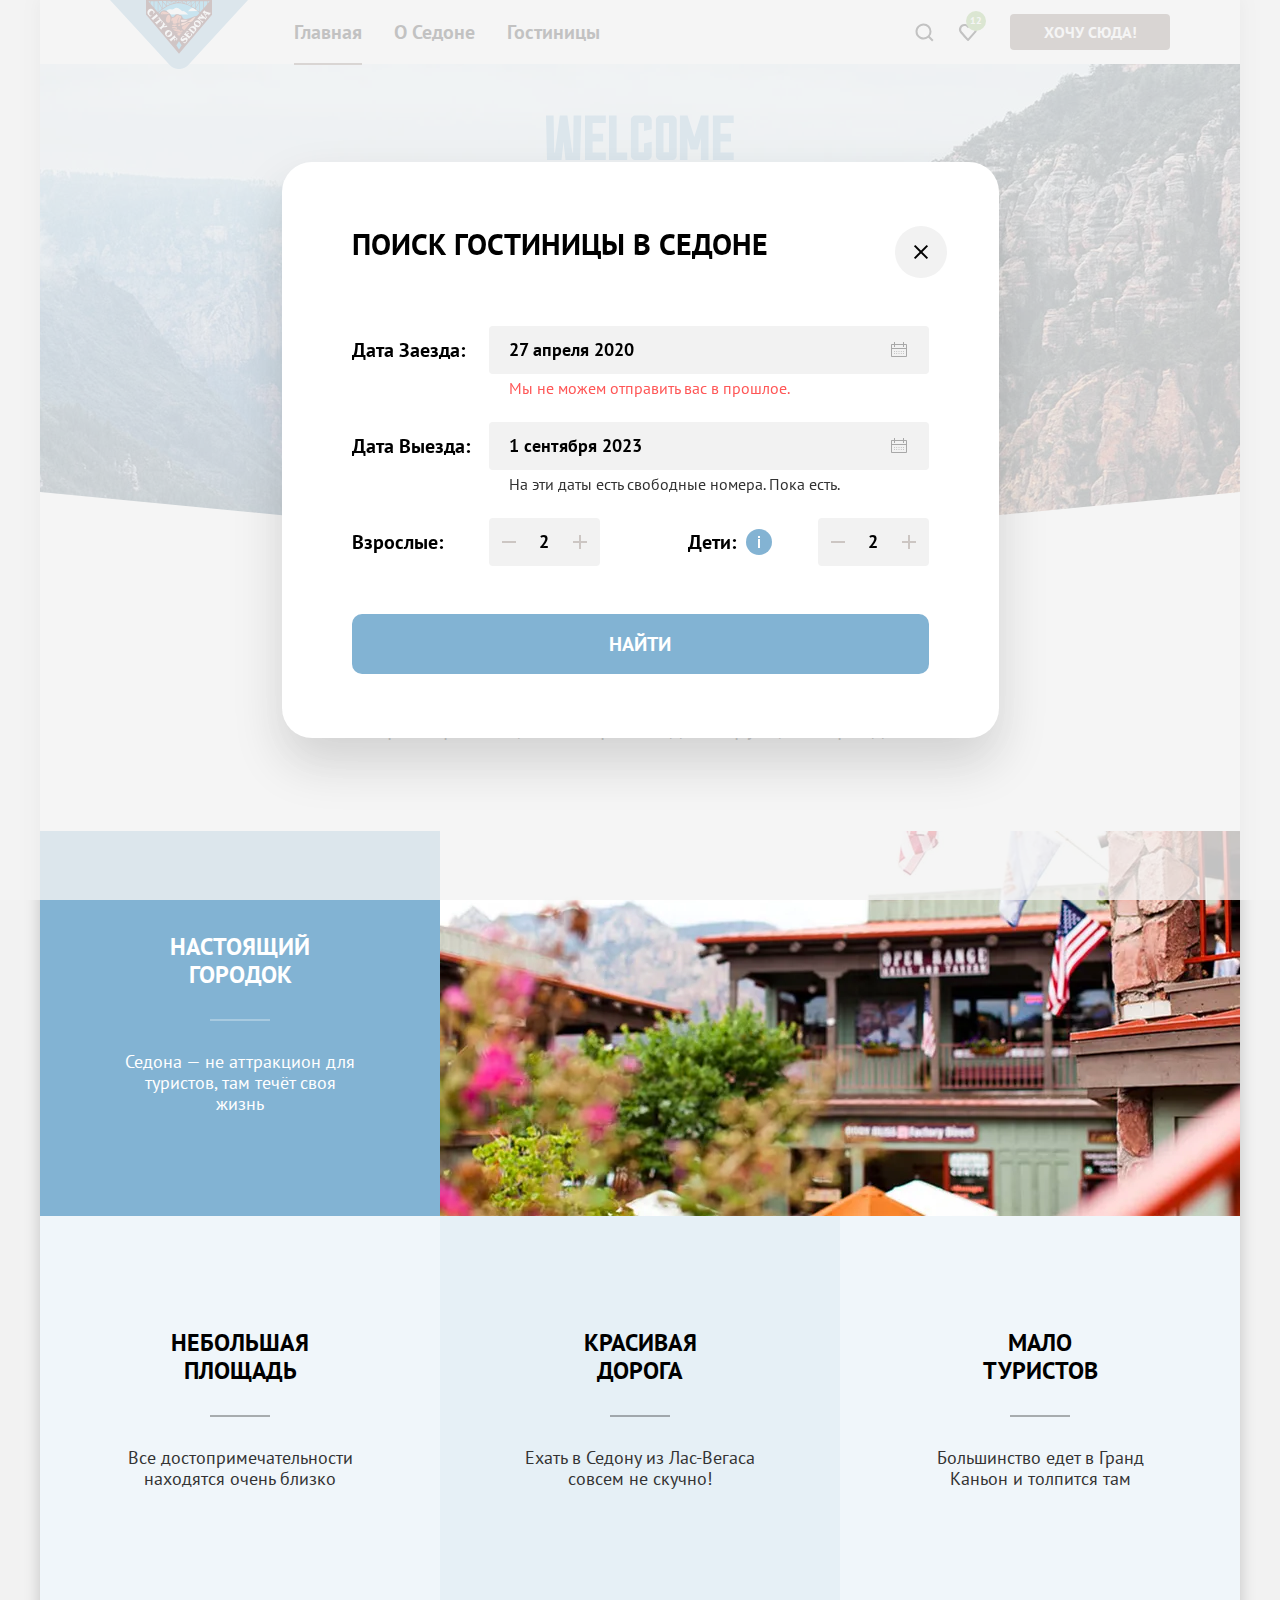
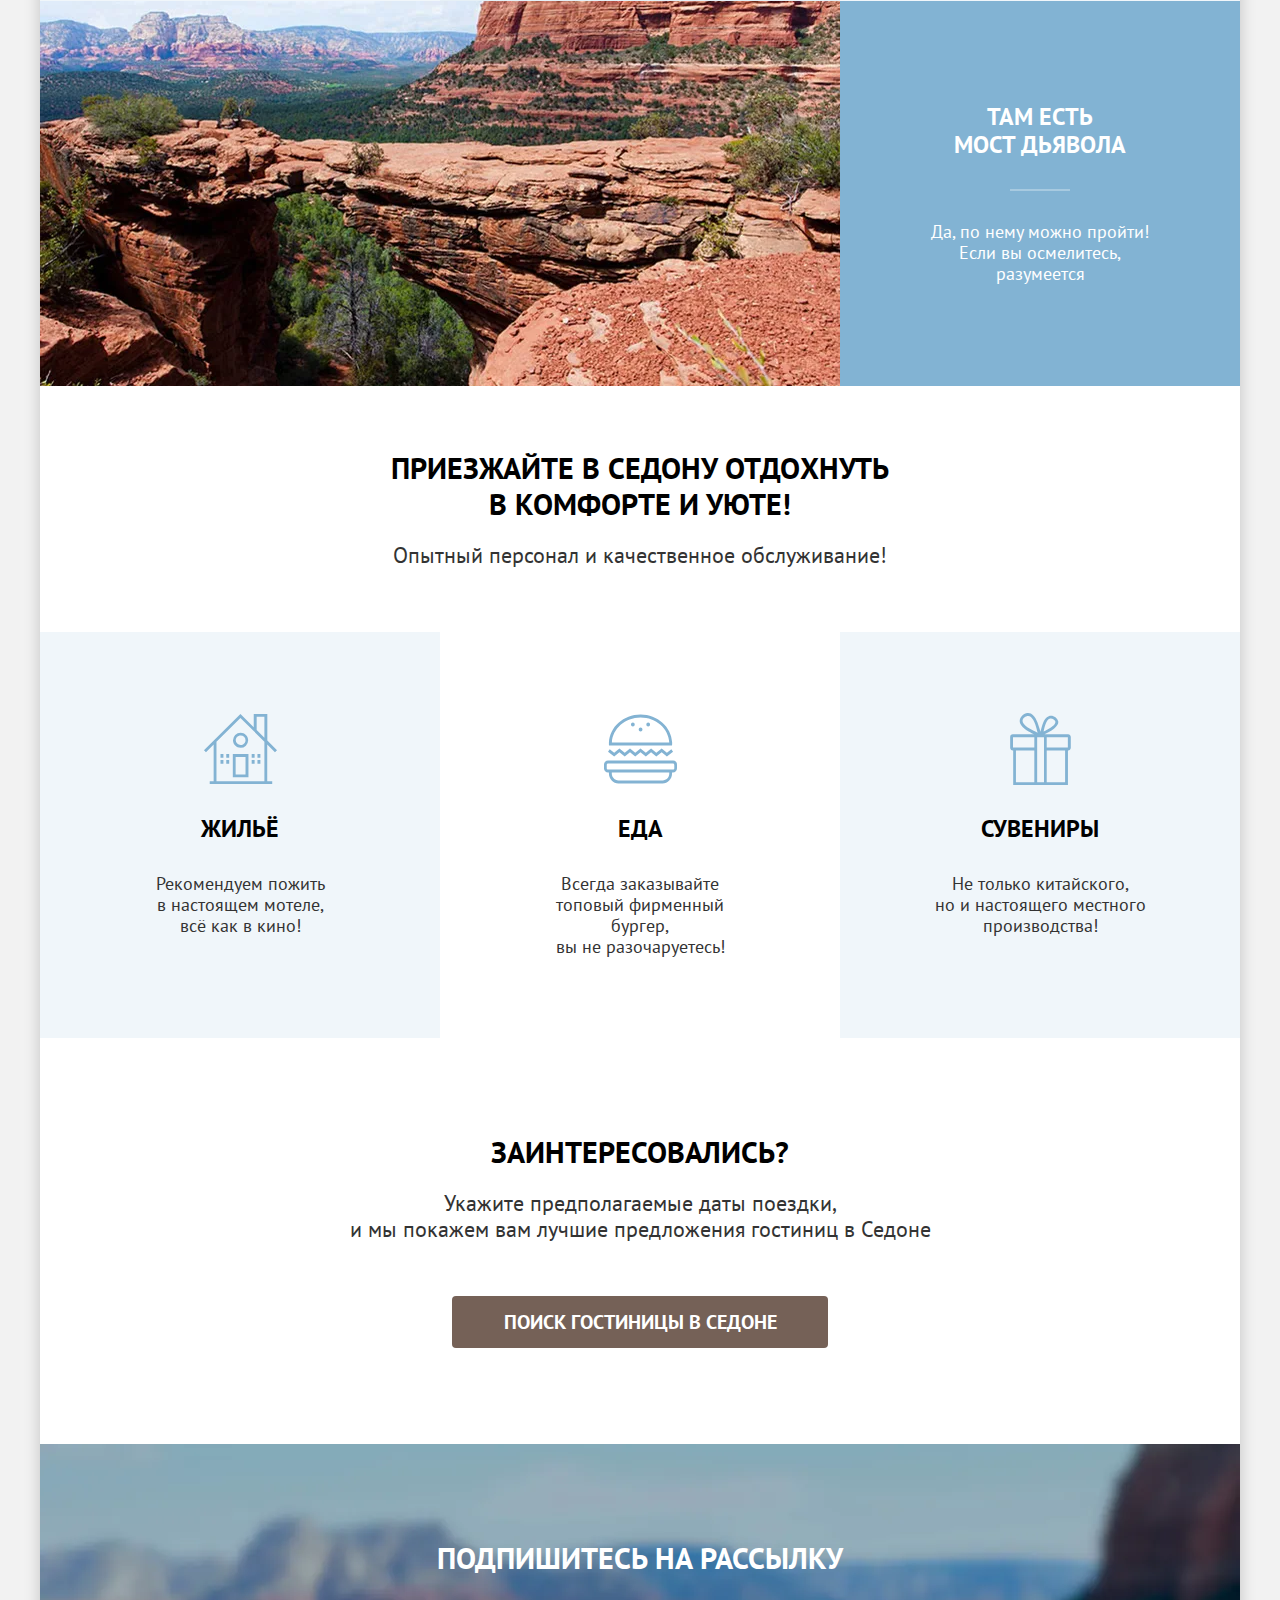
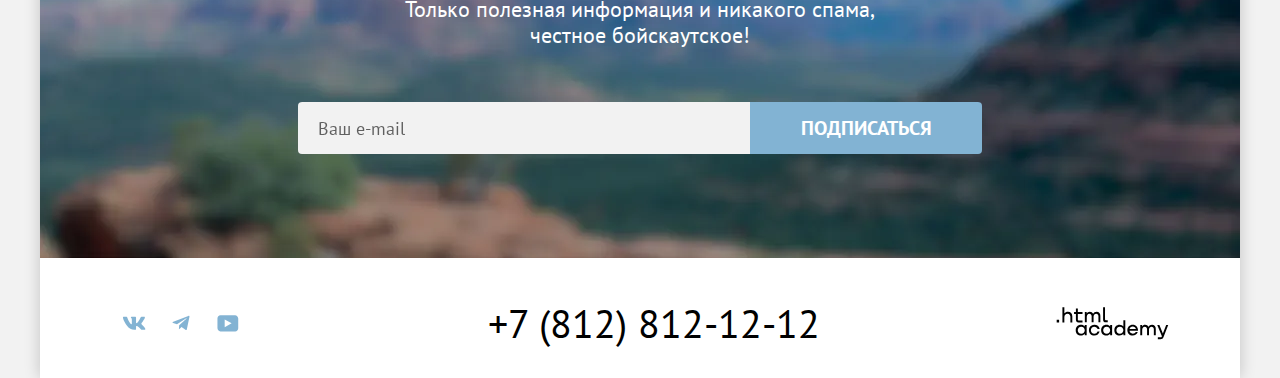
<file: modal.html>
<!DOCTYPE html>
<html lang="ru">
  <head>
    <meta charset="utf-8">
    <meta name="viewport" content="width=device-width, initial-scale=1.0">
    <title>HTML Academy: Седона. Главная.</title>
    <meta name="description" content="Седона — небольшой городок в Аризоне, заслуживающий большего!">
    <link rel="preload" href="fonts/ptsans-400.woff2" type="font/woff2" as="font" crossorigin="anonymous">
    <link rel="preload" href="fonts/ptsans-700.woff2" type="font/woff2" as="font" crossorigin="anonymous">
    <link rel="icon" href="favicon.ico">
    <link rel="icon" type="image/png" sizes="32x32" href="favicons/favicon-32x32.png">
    <link rel="icon" href="favicons/icon.svg" type="image/svg+xml">
    <link rel="apple-touch-icon" href="favicons/180.png">
    <link rel="manifest" href="manifest.webmanifest">
    <link rel="stylesheet" href="styles/styles.css">
  </head>
  <body>

    <div class="container">
      <header class="page-header" data-test="header">
        <a class="page-header__logo logo">
          <img width="140" height="70" src="images/logotype.svg" alt="Логотип «Седона».">
        </a>

        <nav class="page-header__nav main-nav">
          <ul class="main-nav__list site-list">
            <li class="site-list__item">
              <a class="site-list__link site-list__link--current">Главная</a>
            </li>

            <li class="site-list__item">
              <a class="site-list__link" href="#">О&nbsp;Седоне</a>
            </li>

            <li class="site-list__item">
              <a class="site-list__link" href="catalog.html">Гостиницы</a>
            </li>
          </ul>
        </nav>

        <ul class="page-header__user-list user-list">
          <li class="user-list__item">
            <a class="user-list__link user-list__link--search" href="#">
              <span class="visually-hidden">Поиск</span>
            </a>
          </li>

          <li class="user-list__item">
            <a class="user-list__link user-list__link--favourite user-list__link--has-items" href="#">
              <span class="visually-hidden">Гостиниц в избранном</span>
              <span class="user-list__count">12</span>
            </a>
          </li>
        </ul>

        <a class="page-header__button button button--primary" href="#">Хочу сюда!</a>
      </header>

      <main class="main-content" data-test="main">
        <section class="hero" data-test="hero">
          <h1 class="visually-hidden">Седона</h1>

          <img class="hero__logo" width="458" height="352" src="images/hero-logo.svg" alt="Welcome to the gorgeous Sedona, because the Grand Canyon sucks!">
        </section>

        <section class="features" data-test="advantages">
          <div class="features__intro intro">
            <h2 class="features__title intro__title title-large">Седона&nbsp;&mdash; небольшой городок в&nbsp;Аризоне, заслуживающий большего!</h2>

            <p class="features__description intro__description description">Рассмотрим причины, по&nbsp;которым Седона круче, чем Гранд-Каньон!</p>
          </div>

          <ul class="features__list">
            <li class="features__item features__item--wide feature-card feature-card--has-image">
              <div class="feature-card__text">
                <h3 class="features__item-title feature-card__title title-middle">Настоящий городок</h3>

                <p class="feature-card__description">Седона&nbsp;&mdash; не&nbsp;аттракцион для туристов, там течёт своя жизнь</p>
              </div>

              <div class="feature-card__image">
                <picture>
                  <source width="800" height="385" type="image/webp" srcset="images/town.webp">
                  <img width="800" height="385" src="images/town.jpg" alt="Городок Седона.">
                </picture>
               </div>
            </li>

            <li class="features__item feature-card">
              <div class="feature-card__text">
                <h3 class="features__item-title feature-card__title title-middle">Небольшая площадь</h3>

                <p class="feature-card__description">Все достопримечательности находятся очень близко</p>
              </div>
            </li>

            <li class="features__item feature-card">
              <div class="feature-card__text">
                <h3 class="features__item-title feature-card__title title-middle">Красивая дорога</h3>

                <p class="feature-card__description">Ехать в&nbsp;Седону из&nbsp;Лас-Вегаса совсем не&nbsp;скучно!</p>
              </div>
            </li>

            <li class="features__item feature-card">
              <div class="feature-card__text">
                <h3 class="features__item-title feature-card__title title-middle">Мало туристов</h3>

                <p class="feature-card__description">Большинство едет в&nbsp;Гранд Каньон и&nbsp;толпится там</p>
              </div>
            </li>

            <li class="features__item features__item--wide feature-card feature-card--has-image feature-card--reverse">
              <div class="feature-card__text">
                <h3 class="features__item-title feature-card__title title-middle">Там есть мост дьявола</h3>

                <p class="feature-card__description">Да, по&nbsp;нему можно пройти! Если вы&nbsp;осмелитесь, разумеется</p>
              </div>

              <div class="feature-card__image">
                <picture>
                  <source width="800" height="385" type="image/webp" srcset="images/devils-brige.webp">
                  <img width="800" height="385" src="images/devils-brige.jpg" alt="Мост дьявола.">
                </picture>
              </div>
            </li>
          </ul>
        </section>

        <section class="services" data-test="advantages">
          <div class="services__intro intro">
            <h2 class="services__title intro__title title-large">Приезжайте в&nbsp;Седону отдохнуть в&nbsp;комфорте и&nbsp;уюте!</h2>

            <p class="services__description intro__description description">Опытный персонал и&nbsp;качественное обслуживание!</p>
          </div>

          <ul class="services__list">
            <li class="services__item service-card service-card--housing">
              <h3 class="service-card__title title-middle">Жильё</h3>

              <p class="service-card__description">Рекомендуем пожить в&nbsp;настоящем мотеле, всё&nbsp;как&nbsp;в&nbsp;кино!</p>
            </li>

            <li class="services__item service-card service-card--food">
              <h3 class="service-card__title title-middle">Еда</h3>

              <p class="service-card__description">Всегда заказывайте <br>топовый фирменный бургер, вы&nbsp;не&nbsp;разочаруетесь!</p>
            </li>

            <li class="services__item service-card service-card--souvenirs">
              <h3 class="service-card__title title-middle">Сувениры</h3>

              <p class="service-card__description">Не&nbsp;только китайского, но&nbsp;и&nbsp;настоящего местного производства!</p>
            </li>
          </ul>
        </section>

        <section class="search" data-test="search">
          <div class="search__intro intro">
            <h2 class="search__title intro__title title-large">Заинтересовались?</h2>

            <p class="search__description intro__description description">Укажите предполагаемые даты поездки, <br>и&nbsp;мы&nbsp;покажем вам лучшие предложения гостиниц в&nbsp;Седоне</p>
          </div>

          <a class="search__button button button--primary button--large js-modal-button" href="modal.html">Поиск гостиницы в&nbsp;седоне</a>
        </section>

        <section class="subscribe subscribe--dark" data-test="subscribe">
          <div class="subscribe__intro intro">
            <h2 class="subscribe__title intro__title title-large">Подпишитесь на&nbsp;рассылку</h2>

            <p class="subscribe__description intro__description description">Только полезная информация и&nbsp;никакого спама, честное бойскаутское!</p>
          </div>

          <div class="subscribe__form form">
            <form action="https://echo.htmlacademy.ru/" method="post" target="_blank">
              <div class="form__field field">
                <label class="visually-hidden" for="form-email">Ваш e-mail</label>
                <input type="email" name="email" id="form-email" placeholder="Ваш e-mail" autocomplete="on" required>
              </div>

              <button class="form__button button button--secondary button--large" type="submit">Подписаться</button>
            </form>
          </div>
        </section>
      </main>

      <footer class="page-footer" data-test="footer">
        <ul class="page-footer__social social">
          <li class="social__item">
            <a class="social__link social__link--vk" href="https://vk.com/htmlacademy" target="_blank" rel="noopener noreferrer">
              <span class="visually-hidden">Вконтакте</span>
            </a>
          </li>

          <li class="social__item">
            <a class="social__link social__link--tg" href="https://t.me/htmlacademy" target="_blank" rel="noopener noreferrer">
              <span class="visually-hidden">Телеграм</span>
            </a>
          </li>

          <li class="social__item">
            <a class="social__link social__link--yt" href="https://www.youtube.com/user/htmlacademyru" target="_blank" rel="noopener noreferrer">
              <span class="visually-hidden">Ютуб</span>
            </a>
          </li>
        </ul>

        <address class="page-footer__contacts">
          <a class="page-footer__phone phone" href="tel:+78128121212">+7 (812) 812-12-12</a>
        </address>

        <a class="page-footer__dev-link dev-link" href="https://htmlacademy.ru/intensive/htmlcss" target="_blank" rel="noopener noreferrer">
          <svg width="115" height="33" viewBox="0 0 115 34" aria-label="Логотип «HTML Academy». Перейти на сайт Академии." role="img" xmlns="http://www.w3.org/2000/svg" fill="#000">
            <path d="M0 13.26v2.6h2.5v-2.6h-2.5Zm11.6-8.4c-1.6 0-2.8.7-3.6 1.7h-.1v-6.2h-2v15.5h2v-5.3c0-2.1 1.3-3.6 3.3-3.6 1.8 0 2.9 1.4 2.9 3.2v5.7h2v-6.1c.1-3-1.8-4.9-4.5-4.9Zm15 .3h-4.8v-3.7h-2v3.8h-1.9v2h1.9v6c0 1.7 1 2.7 2.7 2.7h4.1v-2h-3.7c-.7 0-1.1-.4-1.1-1.1v-5.7h4.8v-2Zm14.5-.2c-1.6 0-2.9.8-3.5 2.1h-.1c-.6-1.2-1.8-2.1-3.4-2.1-1.4 0-2.5.8-3.1 1.8h-.1v-1.6h-1.9v10.6h2v-5.4c0-2 1-3.5 2.6-3.5 1.5 0 2.4 1 2.4 2.6v6.3h2v-5.6c0-2.4 1.4-3.3 2.6-3.3 1.5 0 2.4 1 2.4 2.6v6.3h2v-6.5c.1-2.5-1.4-4.3-3.9-4.3Zm6.7 8.1c0 1.7 1 2.7 2.8 2.7h2v-2h-1.7c-.7 0-1.1-.4-1.1-1.1v-12.3h-2v12.7Zm-18.9 7c-.9-1.1-2.2-1.8-3.9-1.8-3.1 0-5.4 2.3-5.4 5.6s2.3 5.6 5.4 5.6c1.8 0 3-.8 3.8-1.9h.1v1.6h2v-10.6h-2v1.5Zm-3.6 7.4c-2.2 0-3.6-1.6-3.6-3.6s1.4-3.6 3.6-3.6 3.6 1.6 3.6 3.6c0 1.9-1.4 3.6-3.6 3.6Zm18.9-5.1c-.5-2.4-2.6-4.1-5.4-4.1a5.4 5.4 0 0 0-5.6 5.6c0 3.1 2.2 5.6 5.6 5.6 2.8 0 4.9-1.8 5.4-4.2h-2.1a3.4 3.4 0 0 1-3.3 2.3c-2.2 0-3.6-1.6-3.6-3.6s1.4-3.6 3.6-3.6c1.6 0 2.8 1 3.3 2.2h2.1v-.2Zm10.9-2.3c-.9-1.1-2.2-1.8-3.9-1.8-3.1 0-5.4 2.3-5.4 5.6s2.3 5.6 5.4 5.6c1.8 0 3-.8 3.8-1.9h.1v1.6h2v-10.6h-2v1.5Zm-3.6 7.4c-2.2 0-3.6-1.6-3.6-3.6s1.4-3.6 3.6-3.6 3.6 1.6 3.6 3.6c0 1.9-1.5 3.6-3.6 3.6Zm17.2-7.3c-.9-1.1-2.2-1.9-3.9-1.9-3.1 0-5.4 2.3-5.4 5.6s2.2 5.6 5.4 5.6c1.7 0 3-.8 3.8-1.8h.1v1.5h2v-15.4h-2v6.4Zm-3.6 7.3c-2.2 0-3.6-1.6-3.6-3.6s1.4-3.6 3.6-3.6 3.6 1.6 3.6 3.6c-.1 2-1.5 3.6-3.6 3.6Zm13.2-9.2c-3.3 0-5.5 2.5-5.5 5.6 0 3 2.1 5.6 5.5 5.6 2.5 0 4.5-1.3 5.2-3.6h-2.1c-.5 1-1.6 1.6-3 1.6-1.9 0-3.3-1.3-3.4-2.9h8.8c.2-3.6-2-6.3-5.5-6.3Zm0 1.9c1.7 0 3 1 3.3 2.6h-6.5c.3-1.5 1.5-2.6 3.2-2.6Zm19.9-1.9c-1.6 0-2.9.8-3.6 2h-.1c-.6-1.2-1.8-2-3.4-2-1.4 0-2.5.7-3.1 1.8v-1.5h-1.9v10.6h2v-5.4c0-2 1-3.4 2.6-3.5 1.5 0 2.4 1 2.4 2.6v6.3h2v-5.6c0-2.4 1.4-3.3 2.6-3.3 1.5 0 2.4 1 2.4 2.6v6.3h2v-6.5c.1-2.6-1.4-4.4-3.9-4.4Zm11.2 9.1-3.6-8.9h-2.2l4.8 11.6c-.3.9-.7 1.2-1.7 1.2h-2.5v2h2.5c1.8 0 2.8-.8 3.5-2.6l4.7-12.2h-2.1l-3.4 8.9Z"/>
          </svg>
        </a>
      </footer>
    </div>

    <div class="modal">
      <div class="modal__content" data-test="modal">
        <button class="modal__close button-close" type="button">
          <span class="visually-hidden">Закрыть</span>
        </button>
        <section class="modal__search search-hotel">
          <h2 class="search-hotel__title title-large">Поиск гостиницы в Седоне</h2>

          <div class="search-hotel__form search-form">
            <form action="https://echo.htmlacademy.ru/" method="post">
              <div class="search-form__field search-form__field--wide field field--date field--invalid">
                <label class="field__label" for="check-in">Дата Заезда:</label>
                <input type="text" name="check-in" id="check-in" value="27 апреля 2020" placeholder="Укажите дату" required>
                <p class="field__message">Мы не можем отправить вас в прошлое.</p>
              </div>

              <div class="search-form__field search-form__field--wide field field--date">
                <label class="field__label" for="check-out">Дата Выезда:</label>
                <input type="text" name="check-out" id="check-out" value="1 сентября 2023" placeholder="Укажите дату" required>
                <p class="field__message">На эти даты есть свободные номера. Пока есть.</p>
              </div>

              <div class="search-form__field field field--counter">
                <label class="field__label" for="search-form-adults">Взрослые:</label>

                <span class="field__counter">
                  <button class="field__button field__button--less" type="button">
                    <span class="visually-hidden">Уменьшить</span>
                  </button>
                  <input id="search-form-adults" type="number" name="adults" value="2" min="1" max="99" placeholder="0" required>
                  <button class="field__button field__button--more" type="button">
                    <span class="visually-hidden">Увеличить</span>
                  </button>
                </span>
              </div>

              <div class="search-form__field search-form__field--align field field--counter">
                <div class="field__label-wrapper">
                  <label class="field__label" for="search-form-children">Дети:</label>
                  <span class="tooltip">
                    <button class="tooltip__button" type="button" aria-labelledby="tooltip-label-children">
                      <svg width="20" height="20" viewBox="0 0 20 20" focusable="false" aria-hidden="true" fill="currentColor" xmlns="http://www.w3.org/2000/svg">
                        <path fill-rule="evenodd" clip-rule="evenodd" d="M9 4h2v2h-2v-2Zm2 12h-2v-9h2v9Z"/>
                      </svg>
                    </button>
                    <span class="tooltip__info" id="tooltip-label-children">Укажите количество детей, которые будут с&#160;вами, возраст которых от&#160;6&#160;до&#160;18&#160;лет. Дети до&#160;6&#160;лет размещаются бесплатно.</span>
                  </span>
                </div>

                <span class="field__counter">
                  <button class="field__button field__button--less" type="button">
                    <span class="visually-hidden">Уменьшить</span>
                  </button>
                  <input id="search-form-children" type="number" name="children" value="2" min="0" max="99" placeholder="0" required>
                  <button class="field__button field__button--more" type="button">
                    <span class="visually-hidden">Увеличить</span>
                  </button>
                </span>
              </div>

              <button class="search-form__button button button--secondary button--large" type="submit">Найти</button>
            </form>
          </div>
        </section>
      </div>
    </div>

    <script type="module" src="scripts/main.js"></script>
  </body>
</html>
</file>
<file: styles/styles.css>
/* fonts */
@font-face {
  font-family: "PT Sans";
  font-style: normal;
  font-weight: 400;
  src:
    url("../fonts/ptsans-400.woff2") format("woff2"),
    url("../fonts/ptsans-400.woff") format("woff");
  font-display: swap;
}

@font-face {
  font-family: "PT Sans";
  font-style: normal;
  font-weight: 700;
  src:
    url("../fonts/ptsans-700.woff2") format("woff2"),
    url("../fonts/ptsans-700.woff") format("woff");
  font-display: swap;
}

/* global */
*,
*::before,
*::after {
  box-sizing: border-box;
}

body {
  min-width: 1200px;
  margin: 0;
  font-family: "PT Sans", "Arial", sans-serif;
  font-size: 18px;
  line-height: 21px;
  color: #333333;
  word-wrap: break-word;
  background-color: #f2f2f2;
}

img {
  max-width: 100%;
  height: auto;
  object-fit: contain;
}

.visually-hidden {
  position: absolute;
  width: 1px;
  height: 1px;
  margin: -1px;
  border: 0;
  padding: 0;
  white-space: nowrap;
  -webkit-clip-path: inset(100%);
          clip-path: inset(100%);
  clip: rect(0 0 0 0);
  overflow: hidden;
}

.container {
  display: flex;
  flex-direction: column;
  width: 1200px;
  min-height: 100dvh;
  margin: 0 auto;
  background-color: #ffffff;
  box-shadow: 0 0 15px rgba(0, 0, 0, 0.2);
}

.main-content {
  flex-grow: 1;
}

/* logo */
.logo {
  transition:
    opacity 0.3s ease,
    filter 0.3s ease;
}

@media (hover: hover) {
  .logo[href]:hover {
    filter: drop-shadow(0 0 6px rgba(0, 0, 0, 0.3));
  }
}

.logo[href]:focus-visible {
  filter: drop-shadow(0 0 6px rgba(0, 0, 0, 0.3));
}

@supports not selector(:focus-visible) {
  .logo[href]:focus {
    filter: drop-shadow(0 0 6px rgba(0, 0, 0, 0.3));
  }
}

.logo[href]:active {
  opacity: 0.7;
}


/* button */
.button {
  display: inline-block;
  padding: 8px 18px;
  font-family: inherit;
  font-style: normal;
  font-weight: 700;
  font-size: 16px;
  line-height: 20px;
  text-align: center;
  text-transform: uppercase;
  text-decoration: none;
  color: #ffffff;
  background-color: transparent;
  border: none;
  border-radius: 4px;
  transition:
    background-color 0.3s ease,
    color 0.3s ease;
  cursor: pointer;
  -webkit-user-select: none;
          user-select: none;
}

@media (hover: hover) {
  .button:hover:not(:active) {
    background-color: #615048;
  }
}

.button:focus-visible {
  background-color: #615048;
}

@supports not selector(:focus-visible) {
  .button:focus {
    background-color: #615048;
  }
}

.button:active {
  color: rgba(255, 255, 255, 0.3);
}

.button:disabled {
  background-color: #e5e5e5;
  pointer-events: none;
}

.button:disabled:hover:not(:active) {
  background-color: #e5e5e5;
}

.button--disabled {
  background-color: #e5e5e5;
  pointer-events: none;
}

.button--disabled:hover:not(:active) {
  background-color: #e5e5e5;
}

.button--primary {
  background-color: #756157;
}

.button--secondary {
  background-color: #82b3d3;
}

@media (hover: hover) {
  .button--secondary:hover:not(:active) {
    background-color: #68a2ca;
  }
}

.button--secondary:focus-visible {
  background-color: #68a2ca;
}

@supports not selector(:focus-visible) {
  .button--secondary:focus {
    background-color: #68a2ca;
  }
}

.button--active {
  background-color: #7db54f;
}

@media (hover: hover) {
  .button--active:hover:not(:active) {
    background-color: #6c9e42;
  }
}

.button--active:focus-visible {
  background-color: #6c9e42;
}

@supports not selector(:focus-visible) {
  .button--active:focus {
    background-color: #6c9e42;
  }
}

.button--tertiary {
  transition:
    opacity 0.3s ease,
    color 0.3s ease;
}

@media (hover: hover) {
  .button--tertiary:hover:not(:active) {
    opacity: 0.6;
    background-color: transparent;
  }
}

.button--tertiary:focus-visible {
  background-color: transparent;
}

@supports not selector(:focus-visible) {
  .button--tertiary:focus {
    background-color: transparent;
  }
}

.button--tertiary:disabled {
  opacity: 0.1;
  background-color: transparent;
  pointer-events: none;
}

.button--tertiary:disabled:hover:not(:active) {
  opacity: 0.1;
  background-color: transparent;
}

.button--tertiary.button--disabled {
  opacity: 0.1;
  background-color: transparent;
  pointer-events: none;
}

.button--tertiary.button--disabled:hover:not(:active) {
  opacity: 0.1;
  background-color: transparent;
}

.button--large {
  font-size: 20px;
  line-height: 36px;
}

/* button-close */
.button-close {
  position: relative;
  width: 52px;
  height: 52px;
  padding: 0;
  background-color: #f2f2f2;
  border: none;
  border-radius: 50%;
  cursor: pointer;
  transition: background-color 0.3s ease;
}

.button-close::before,
.button-close::after {
  content: "";
  position: absolute;
  top: 50%;
  left: 50%;
  width: 18px;
  height: 2px;
  background-color: #000000;
  transform: translate(-50%, -50%) rotate(45deg);
  transition: opacity 0.3s ease;
}

.button-close::after {
  transform: translate(-50%, -50%) rotate(-45deg);
}

@media (hover: hover) {
  .button-close:hover {
    background-color: #e5e5e5;
  }
}

.button-close:focus-visible {
  background-color: #e5e5e5;
}

@supports not selector(:focus-visible) {
  .button-close:focus {
    background-color: #e5e5e5;
  }
}

.button-close:active {
  background-color: #e5e5e5;
}

.button-close:active::before,
.button-close:active::after {
  opacity: 0.3;
}


/* field */
.field input {
  width: 100%;
  min-width: 50px;
  min-height: 48px;
  padding: 0 20px;
  font-family: inherit;
  font-weight: 700;
  font-size: 18px;
  line-height: 24px;
  color: #000000;
  background-color: #f2f2f2;
  border-radius: 4px;
  border: none;
  transition:
    background-color 0.3s ease,
    border-color 0.3s ease,
    box-shadow 0.3s ease;
  -webkit-appearance: textfield;
          appearance: textfield;
}

.field input::-webkit-outer-spin-button,
.field input::-webkit-inner-spin-button {
  -webkit-appearance: none;
          appearance: none;
  margin: 0;
}

.field input::placeholder {
  color: currentColor;
  opacity: 0.6;
}

@media (hover: hover) {
  .field input:hover {
    background-color: #e5e5e5;
  }
}

.field input:focus-visible {
  background-color: #e5e5e5;
}

@supports not selector(:focus-visible) {
  .field input:focus {
    background-color: #e5e5e5;
  }
}

.field input:user-invalid {
  box-shadow: inset 0 0 0 2px #ff5757;
}

.field input:disabled {
  color: rgba(0, 0, 0, 0.3);
  opacity: 0.7;
  pointer-events: none;
}

.field input:disabled:hover {
  background-color: #f2f2f2;
}

.field--counter {
  display: flex;
  gap: 0 46px;
  align-items: center;
}

.field--counter input {
  padding: 0 5px;
  width: 31px;
  min-width: 31px;
  min-height: 48px;
  line-height: 20px;
  text-align: center;
  border-radius: 0;
}

.field--date {
  display: grid;
  grid-template-columns: 1fr 440px;
  gap: 4px 18px;
  align-items: center;
}

.field--date input {
  padding-right: 50px;
  justify-self: end;
  background-image: url("../images/date-icon.svg");
  background-repeat: no-repeat;
  background-size: 20px 20px;
  background-position: right 20px center;
}

.field--date input::placeholder {
  font-weight: 700;
}

.field--invalid .field__message {
  color: #ff5757;
}

.field--error {
  box-shadow: inset 0 0 0 2px #ff5757;
}

.field__label {
  font-weight: 700;
  font-size: 20px;
  line-height: 24px;
  color: #000000;
  cursor: pointer;
}

.field__label-wrapper {
  display: flex;
  gap: 10px;
  align-items: center;
}

.field__message {
  grid-column: 2 /3;
  margin: 0;
  padding: 0 20px;
  font-size: 16px;
}

.field__counter {
  display: flex;
}

.field__button {
  position: relative;
  display: flex;
  justify-content: center;
  align-items: center;
  padding: 0;
  width: 40px;
  min-height: 48px;
  background-color: #f2f2f2;
  border: none;
  cursor: pointer;
}

.field__button::before {
  content: "";
  position: absolute;
  width: 20px;
  height: 20px;
  background-color: rgba(117, 97, 87, 0.3);
  -webkit-mask-image: url("../images/minus.svg");
          mask-image: url("../images/minus.svg");
  -webkit-mask-repeat: no-repeat;
          mask-repeat: no-repeat;
  -webkit-mask-size: 20px 20px;
          mask-size: 20px 20px;
  transition:
    background-color 0.3s ease,
    opacity 0.3s ease;
}

@media (hover: hover) {
  .field__button:hover:not(:active)::before {
    background-color: #000000;
  }
}

.field__button:focus-visible::before {
  background-color: #000000;
}

@supports not selector(:focus-visible) {
  .field__button:focus::before {
    background-color: #000000;
  }
}

.field__button:active::before {
  background-color: #000000;
  opacity: 0.2;
}


.field__button--less {
  border-radius: 4px 0 0 4px;
}

.field__button--more {
  border-radius: 0 4px 4px 0;
}

.field__button--more::before {
  -webkit-mask-image: url("../images/plus.svg");
          mask-image: url("../images/plus.svg");
}

/* control */
.control {
  display: flex;
  align-items: center;
  transition: opacity 0.3s ease;
  cursor: pointer;
}

.control input {
  position: relative;
  width: 20px;
  height: 20px;
  margin: 0;
  margin-right: 16px;
  flex-shrink: 0;
  background-color: #ffffff;
  border: none;
  -webkit-appearance: none;
          appearance: none;
  cursor: pointer;
}

@media (hover: hover) {
  .control:hover:not(:active) {
    opacity: 0.6;
  }
}

.control:active {
  opacity: 0.3;
}

.control:has(input:disabled) {
  opacity: 0.3;
  pointer-events: none;
}

.control:has(input:disabled):hover {
  opacity: 1;
}

.control--checkbox input {
  border-radius: 4px;
}

.control--checkbox input::before {
  content: "";
  position: absolute;
  top: 50%;
  left: 50%;
  width: 13px;
  height: 11px;
  background-image: url("../images/check-icon.svg");
  background-repeat: no-repeat;
  background-size: cover;
  transform: translate(-50%, -50%);
  opacity: 0;
  transition: opacity 0.3s ease;
}

.control--checkbox input:checked::before {
  opacity: 1;
}

.control--radio input {
  border-radius: 50%;
}

.control--radio input::before {
  content: "";
  position: absolute;
  top: 50%;
  left: 50%;
  width: 10px;
  height: 10px;
  background-color: #3f5e72;
  border-radius: 50%;
  opacity: 0;
  transform: translate(-50%, -50%);
  transition: opacity 0.3s ease;
}

.control--radio input:checked::before {
  opacity: 1;
}

.control__label {
  line-height: 23px;
}

/* select */
.select {
  position: relative;
}

.select select {
  width: 100%;
  min-height: 49px;
  padding: 0 35px 0 20px;
  font-family: inherit;
  font-style: normal;
  font-weight: 400;
  font-size: 18px;
  line-height: 21px;
  color: #333333;
  background-color: transparent;
  border: 2px solid #e5e5e5;
  border-radius: 4px;
  -webkit-appearance: none;
          appearance: none;
  cursor: pointer;
  transition:
    opacity 0.3s ease,
    border-color 0.3s ease,
    color 0.3s ease;
}

.select::before {
  content: "";
  position: absolute;
  right: 20px;
  top: 50%;
  width: 12px;
  height: 9px;
  background-color: #000000;
  -webkit-mask-image: url("../images/select-arrow.svg");
          mask-image: url("../images/select-arrow.svg");
  -webkit-mask-repeat: no-repeat;
          mask-repeat: no-repeat;
  -webkit-mask-position: center;
          mask-position: center;
  -webkit-mask-size: cover;
          mask-size: cover;
  transform: translateY(-50%);
}

@media (hover: hover) {
  .select select:hover:not(:active) {
    border-color: #68a2ca;
  }
}

.select select:focus-visible {
  border-color: #68a2ca;
}

@supports not selector(:focus-visible) {
  .select select:focus {
    border-color: #68a2ca;
  }
}

.select select:active {
  opacity: 0.6;
}

.select select:disabled {
  color: rgba(0, 0, 0, 0.3);
  border-color: rgba(0, 0, 0, 0.3);
  pointer-events: none;
  -webkit-user-select: none;
          user-select: none;
}

.select:has(select:disabled)::before {
  background-color: rgba(0, 0, 0, 0.3);
}

.select select:disabled:hover:not(:active) {
  color: rgba(0, 0, 0, 0.3);
  border-color: rgba(0, 0, 0, 0.3);
}

/* tooltip */
.tooltip {
  position: relative;
}

.tooltip--active .tooltip__info {
  opacity: 1;
  pointer-events: auto;
}

.tooltip__info {
  position: absolute;
  z-index: 1;
  top: 100%;
  left: 50%;
  width: 256px;
  margin-top: 15px;
  padding: 19px 18px 24px 22px;
  font-weight: 400;
  font-size: 16px;
  line-height: 20px;
  color: #ffffff;
  background-color: #333333;
  box-shadow: 0 15px 30px rgba(0, 0, 0, 0.3);
  border-radius: 10px;
  transform: translateX(-50%);
  opacity: 0;
  pointer-events: none;
  transition: opacity 0.3s ease;
}

.tooltip__info::before {
  content: "";
  position: absolute;
  bottom: 100%;
  left: 50%;
  width: 19px;
  height: 9px;
  background-image: url("../images/triangle.svg");
  background-repeat: no-repeat;
  background-size: cover;
  transform: translateX(-50%);
}

.tooltip__button {
  display: flex;
  justify-content: center;
  align-items: center;
  width: 26px;
  height: 26px;
  padding: 0;
  color: #ffffff;
  background-color: #83b3d3;
  border: none;
  border-radius: 50px;
  cursor: pointer;
  transition:
    background-color 0.3s ease,
    color 0.3s ease;
}

@media (hover: hover) {
  .tooltip__button:hover:not(:active) {
    background-color: #68a2ca;
  }

  .tooltip__button:hover + .tooltip__info {
    opacity: 1;
    pointer-events: auto;
  }
}

.tooltip__button:focus-visible {
  background-color: #68a2ca;
}

.tooltip__button:focus-visible + .tooltip__info {
  opacity: 1;
  pointer-events: auto;
}

@supports not selector(:focus-visible) {
  .tooltip__button:focus {
    background-color: #68a2ca;
  }

  .tooltip__button:focus + .tooltip__info {
    opacity: 1;
    pointer-events: auto;
  }
}

.tooltip__button:active {
  color: rgba(255, 255, 255, 0.3);
}

/* phone */
.phone {
  display: block;
  padding: 5px 0;
  font-style: normal;
  font-size: 40px;
  line-height: 40px;
  text-align: center;
  text-transform: uppercase;
  text-decoration: none;
  color: #000000;
  transition: color 0.3s ease;
}

@media (hover: hover) {
  .phone:hover:not(:active) {
    color: #756157;
  }
}

.phone:focus-visible {
  color: #756157;
}

@supports not selector(:focus-visible) {
  .phone:focus {
    color: #756157;
  }
}

.phone:active {
  color: rgba(117, 97, 87, 0.3);
}

/* dev-link */
.dev-link svg {
  fill: #000000;
  transition: fill 0.3s ease;
}

@media (hover: hover) {
  .dev-link:hover:not(:active) svg {
    fill: #756157;
  }
}

.dev-link:focus-visible svg {
  fill: #756157;
}

@supports not selector(:focus-visible) {
  .dev-link:focus svg {
    fill: #756157;
  }
}

.dev-link:active svg {
  fill: rgba(117, 97, 87, 0.3);
}

/* title-extra-large */
.title-extra-large {
  margin: 0;
  font-weight: 700;
  font-size: 60px;
  line-height: 78px;
}

/* title-large */
.title-large {
  margin: 0;
  font-weight: 700;
  font-size: 30px;
  line-height: 36px;
  text-align: center;
  text-transform: uppercase;
  color: #000000;
}

/* title-middle */
.title-middle {
  margin: 0;
  font-weight: 700;
  font-size: 24px;
  line-height: 28px;
  text-align: center;
  text-transform: uppercase;
  color: #000000;
}

/* description */
.description {
  font-size: 22px;
  line-height: 26px;
  text-align: center;
}

/* site-list */
.site-list {
  display: flex;
  flex-wrap: wrap;
  margin: 0;
  padding: 0;
  list-style: none;
}

.site-list__link {
  position: relative;
  display: block;
  padding: 20px 16px;
  font-size: 20px;
  line-height: 24px;
  font-weight: 700;
  text-decoration: none;
  text-align: center;
  color: #000000;
  transition:
    color 0.3s ease,
    opacity 0.3s ease;
}

.site-list__link--current {
  pointer-events: none;
}

.site-list__link--current::before {
  content: "";
  position: absolute;
  left: 50%;
  bottom: -1px;
  width: calc(100% - 32px);
  height: 2px;
  background-color: #756257;
  transform: translateX(-50%);
}

@media (hover: hover) {
  .site-list__link:hover {
    color: #756157;
  }
}

.site-list__link:focus-visible {
  color: #756157;
}

@supports not selector(:focus-visible) {
  .site-list__link:focus {
    color: #756157;
  }
}

.site-list__link:active {
  opacity: 0.7;
}

/* user-list */
.user-list {
  display: flex;
  flex-wrap: wrap;
  margin: 0;
  padding: 0;
  list-style: none;
}

.user-list__link {
  position: relative;
  display: flex;
  justify-content: center;
  align-items: center;
  gap: 10px;
  min-width: 44px;
  min-height: 64px;
  font-size: 20px;
  line-height: 24px;
  font-weight: 700;
  text-decoration: none;
  text-align: center;
  color: #000000;
  transition:
    color 0.3s ease,
    opacity 0.3s ease;
}

.user-list__link::before {
  content: "";
  width: 20px;
  height: 20px;
  background-color: currentColor;
  -webkit-mask-size: cover;
          mask-size: cover;
  -webkit-mask-repeat: no-repeat;
          mask-repeat: no-repeat;
  -webkit-mask-position: center;
          mask-position: center;
}

.user-list__link--search::before {
  -webkit-mask-image: url("../images/search-icon.svg");
          mask-image: url("../images/search-icon.svg");
}

.user-list__link--favourite::before {
  -webkit-mask-image: url("../images/heart-icon.svg");
          mask-image: url("../images/heart-icon.svg");
}

@media (hover: hover) {
  .user-list__link:hover {
    color: #756157;
  }
}

.user-list__link:focus-visible {
  color: #756157;
}

@supports not selector(:focus-visible) {
  .user-list__link:focus {
    color: #756157;
  }
}

.user-list__link:active {
  opacity: 0.4;
}

.user-list__count {
  position: absolute;
  top: 11px;
  right: 4px;
  display: flex;
  justify-content: center;
  align-items: center;
  min-width: 20px;
  max-width: 25px;
  min-height: 20px;
  padding: 4px;
  font-size: 10px;
  line-height: 10px;
  text-align: center;
  text-decoration: none;
  color: #ffffff;
  background-color: #7db54f;
  border-radius: 10px;
}

/* breadcrumbs */
.breadcrumbs {
  display: flex;
  flex-wrap: wrap;
  align-items: flex-start;
  gap: 15px 28px;
  margin: 0;
  padding: 0;
  list-style: none;
}

.breadcrumbs__item {
  position: relative;
}

.breadcrumbs__item::after {
  content: "";
  position: absolute;
  top: 50%;
  right: -17px;
  width: 6px;
  height: 10px;
  background-image: url("../images/arrow.svg");
  background-repeat: no-repeat;
  background-size: cover;
  transform: translateY(-50%);
}

.breadcrumbs__item:last-child::after {
  display: none;
}

.breadcrumbs__link {
  position: relative;
  display: block;
  font-size: 16px;
  text-decoration: none;
  color: inherit;
  transition:
    opacity 0.3s ease,
    color 0.3s ease;
}

.breadcrumbs__link::before {
  content: "";
  position: absolute;
  top: 50%;
  left: 50%;
  width: calc(100% + 10px);
  height: calc(100% + 10px);
  transform: translate(-50%, -50%);
}

@media (hover: hover) {
  .breadcrumbs__link[href]:hover:not(:active) {
    opacity: 0.6;
  }
}

.breadcrumbs__link[href]:focus-visible {
  opacity: 0.6;
}

@supports not selector(:focus-visible) {
  .breadcrumbs__link[href]:focus {
    opacity: 0.6;
  }
}

.breadcrumbs__link[href]:active {
  color: rgba(255, 255, 255, 0.3);
}

.breadcrumbs__link--home {
  min-width: 13px;
  min-height: 21px;
  background-image: url("../images/home-icon.svg");
  background-repeat: no-repeat;
  background-size: 13px 15px;
  background-position: center;
}

.breadcrumbs__link--home:active {
  opacity: 0.3;
}

/* social */
.social {
  display: grid;
  grid-template-columns: repeat(3, 1fr);
  margin: 0;
  padding: 0;
  list-style: none;
}

.social__link {
  position: relative;
  display: flex;
  justify-content: center;
  align-items: center;
  width: 47px;
  height: 40px;
}

.social__link::before {
  content: "";
  position: absolute;
  inset: 0;
  background-color: #83b3d3;
  -webkit-mask-repeat: no-repeat;
          mask-repeat: no-repeat;
  -webkit-mask-position: center;
          mask-position: center;
  transition: background-color 0.3s ease;
}

.social__link--vk::before {
  -webkit-mask-image: url("../images/vk-icon.svg");
          mask-image: url("../images/vk-icon.svg");
  -webkit-mask-size: 24px 14px;
          mask-size: 24px 14px;
}

.social__link--tg::before {
  -webkit-mask-image: url("../images/tg-icon.svg");
          mask-image: url("../images/tg-icon.svg");
  -webkit-mask-size: 18px 16px;
          mask-size: 18px 16px;
}

.social__link--yt::before {
  -webkit-mask-image: url("../images/yt-icon.svg");
          mask-image: url("../images/yt-icon.svg");
  -webkit-mask-size: 22px 17px;
          mask-size: 22px 17px;
}

@media (hover: hover) {
  .social__link:hover:not(:active)::before {
    background-color: #68a2ca;
  }
}

.social__link:focus-visible::before {
  background-color: #68a2ca;
}

@supports not selector(:focus-visible) {
  .social__link:focus::before {
    background-color: #68a2ca;
  }
}

.social__link:active::before {
  background-color: rgba(104, 162, 202, 0.3);
}

/* view-switcher */
.view-switcher {
  display: grid;
  grid-template-columns: repeat(3, 1fr);
  gap: 8px;
  margin: 0;
  padding: 0;
  list-style: none;
}

.view-switcher__button {
  display: block;
  min-width: 48px;
  min-height: 48px;
  background-repeat: no-repeat;
  background-size: 16px 14px;
  background-position: center;
  border: 2px solid #e5e5e5;
  border-radius: 4px;
  transition: border-color 0.3s ease;
}

@media (hover: hover) {
  .view-switcher__button:hover {
    border-color: #000000;
  }
}

.view-switcher__button:focus-visible {
  border-color: #68a2ca;
}

@supports not selector(:focus-visible) {
  .view-switcher__button:focus {
    border-color: #68a2ca;
  }
}

.view-switcher__button:active {
  border-color: #000000;
}

.view-switcher__button--active {
  border-color: #000000;
}

.view-switcher__button--tile {
  background-image: url("../images/tile-icon.svg");
}

.view-switcher__button--card {
  background-image: url("../images/card-icon.svg");
}

.view-switcher__button--list {
  background-image: url("../images/list-icon.svg");
}

/* feature-card */
.feature-card {
  display: flex;
  min-height: 385px;
  text-align: center;
  background-color: rgba(131, 179, 211, 0.12);
}

.feature-card--reverse {
  flex-direction: row-reverse;
}

.feature-card--has-image {
  width: 400px;
  color: #ffffff;
  background-color: #82b3d3;
}

.feature-card--has-image .feature-card__title {
  color: #ffffff;
}

.feature-card--has-image .feature-card__description::before {
  background-color: rgba(255, 255, 255, 0.3);
}

.feature-card--secondary {
  background-color: rgba(131, 179, 211, 0.2);
}

.feature-card__text {
  display: flex;
  flex-direction: column;
  justify-content: center;
  width: 400px;
  margin: 0 auto;
  padding: 85px 84px;
}

.feature-card__title {
  max-width: 172px;
  margin: 0 auto 30px;
}

.feature-card__description {
  position: relative;
  margin: 0;
  padding-top: 32px;
}

.feature-card__description::before {
  content: "";
  position: absolute;
  top: 0;
  left: 50%;
  width: 60px;
  height: 2px;
  background-color: rgba(0, 0, 0, 0.3);
  transform: translateX(-50%);
}

.feature-card__image img {
  display: block;
}

/* service-card */
.service-card {
  position: relative;
  min-height: 385px;
  padding: 183px 85px 81px;
  text-align: center;
  background-color: rgba(131, 179, 211, 0.12);
}

.service-card::before {
  content: "";
  position: absolute;
  top: 81px;
  left: 50%;
  width: 75px;
  height: 72px;
  background-repeat: no-repeat;
  background-size: 75px 72px;
  transform: translateX(-50%);
}

.service-card--housing::before {
  background-image: url("../images/house-icon.svg");
}

.service-card--food::before {
  background-image: url("../images/burger-icon.svg");
}

.service-card--souvenirs::before {
  background-image: url("../images/souvenir-icon.svg");
}

.service-card--light {
  background-color: #ffffff;
}

.service-card__title {
  margin: 0;
  margin-bottom: 30px;
}

.service-card__description {
  margin: 0;
}

/* hotel-card */
.hotel-card {
  display: grid;
  grid-template-columns: repeat(2, 1fr);
  grid-template-rows: 212px 1fr;
  gap: 16px 20px;
  padding: 20px;
  border-radius: 4px;
  box-shadow: 0 0 0 1px #e6e6e6;
}

.hotel-card__link {
  display: block;
  text-decoration: none;
  grid-column: 1 / -1;
  transition: opacity 0.3s ease;
}

.hotel-card__link:has(.hotel-card__image) {
  overflow: hidden;
}

@media (hover: hover) {
  .hotel-card__link:hover:not(:active) {
    opacity: 0.7;
  }

  .hotel-card__link:hover .hotel-card__image {
    transform: scale(1.2);
  }
}

.hotel-card__link:focus-visible {
  opacity: 0.7;
}

@supports not selector(:focus-visible) {
  .hotel-card__link:focus {
    opacity: 0.7;
  }
}

.hotel-card__link:active {
  opacity: 0.4;
}

.hotel-card__image {
  display: block;
  overflow: hidden;
  transition: transform 0.3s ease;
}

.hotel-card__title {
  text-align: left;
  text-transform: none;
}

.hotel-card__type {
  margin: 0;
}

.hotel-card__price {
  margin: 0;
  justify-self: end;
}

.hotel-card__stars {
  width: 140px;
  min-height: 37px;
  background-image: url("../images/star-icon.svg");
  background-repeat: space no-repeat;
  background-position: left center;
  background-size: 18px 18px;
}

.hotel-card__stars--one {
  background-repeat: no-repeat;
}

.hotel-card__stars--two {
  width: 42px;
}

.hotel-card__stars--three {
  width: 66px;
}

.hotel-card__stars--four {
  width: 89px;
}

.hotel-card__stars--five {
  width: 107px;
}

.hotel-card__raiting {
  margin: 0;
  padding: 9px 20px 8px;
  font-size: 16px;
  line-height: 20px;
  text-align: center;
  text-transform: uppercase;
  background-color: #f2f2f2;
}

/* range */
.range__fields {
  display: flex;
  gap: 2px;
  margin-bottom: 36px;
}

.range__field {
  position: relative;
  flex-grow: 1;
}

.range__field input {
  padding-right: 45px;
}

.range__field--from input {
  border-radius: 4px 0 0 4px;
}

.range__field--to input {
  border-radius: 0 4px 4px 0;
}

.range__label {
  position: absolute;
  right: 20px;
  top: 50%;
  font-weight: 400;
  font-size: 18px;
  line-height: 24px;
  opacity: 0.3;
  transform: translateY(-50%);
}

.range__wrapper {
  display: flex;
  align-items: center;
  height: 20px;
  width: 100%;
}

.range__scale {
  position: relative;
  width: 100%;
  height: 4px;
  background-color: rgba(225, 225, 225, 0.3);
}

.range__bar {
  position: absolute;
  width: 100%;
  height: 4px;
  background-color: #ffffff;
  opacity: 1;
}

.range__handle {
  position: absolute;
  top: 50%;
  width: 20px;
  height: 20px;
  padding: 0;
  background-color: #ffffff;
  border-radius: 5px;
  border: none;
  transform: translateY(-50%);
  cursor: pointer;
  transition:
    box-shadow 0.3s ease,
    outline 0.3s ease;
}

@media (hover: hover) {
  .range__handle:hover:not(:active) {
    box-shadow: 0 4px 10px rgba(0, 0, 0, 0.25);
  }
}

.range__handle:focus-visible {
  box-shadow: 0 4px 10px rgba(0, 0, 0, 0.25);
}

@supports not selector(:focus-visible) {
  .range__handle:focus {
    box-shadow: 0 4px 10px rgba(0, 0, 0, 0.25);
  }
}

.range__handle:active {
  box-shadow: 0 7px 15px rgba(0, 0, 0, 0.4);
  outline: 2px solid #83b3d3;
}

.range__handle--from {
  left: 0;
}

.range__handle--to {
  right: 0;
}

/* form */
.form form {
  display: grid;
  grid-template-columns: 1fr 232px;
}

.form__field input {
  height: 100%;
  min-height: 52px;
  border-radius: 4px 0 0 4px;
}

.form__field input::placeholder {
  font-weight: 400;
}

.form__button {
  border-radius: 0 4px 4px 0;
}

/* search-form */
.search-form form {
  display: grid;
  grid-template-columns: repeat(2, 1fr);
  gap: 23px 88px;
}

.search-form__field--wide {
  grid-column: 1/-1;
}

.search-form__field--align {
  justify-self: end;
}

.search-form__button {
  grid-column: 1/-1;
  min-height: 60px;
  margin-top: 25px;
  font-size: 20px;
  line-height: 24px;
  border-radius: 10px;
}

.search-form__button:active {
  background-color: #68a2ca;
}

/* filters */
.filters form {
  display: flex;
}

.filters__group {
  width: 150px;
  margin: 0;
  margin-right: 70px;
  padding: 0;
  border: none;
}

.filters__group:last-child {
  margin-right: 0;
}

.filters__group--range {
  width: 288px;
  margin-left: 70px;
}

.filters__buttons {
  display: flex;
  flex-direction: column;
  justify-content: flex-end;
  gap: 32px;
  width: 191px;
}

.filters__title {
  margin-bottom: 32px;
  padding: 0;
  font-weight: 700;
  font-size: 20px;
  line-height: 24px;
}

.filters__list {
  margin: 0;
  padding: 0;
  list-style: none;
}

.filters__item {
  margin-bottom: 16px;
}

.filters__item:last-child {
  margin-bottom: 0;
}

/* pagination */
.pagination {
  display: flex;
  gap: 8px;
  flex-wrap: wrap;
  margin: 0;
  padding: 0;
  list-style: none;
}

.pagination__link {
  display: flex;
  justify-content: center;
  align-items: center;
  min-width: 60px;
  min-height: 60px;
  padding: 10px;
}

.pagination__link--current {
  color: #000000;
  background-color: #f2f2f2;
  pointer-events: none;
}

.pagination__link--current:hover {
  background-color: #f2f2f2;
}

.pagination__link--more {
  font-size: 22px;
  line-height: 26px;
  text-align: center;
  color: #000000;
  background-color: #ffffff;
  border: 1px solid transparent;
  border-radius: 4px;
  transition:
    border-color 0.3s ease,
    opacity 0.3s ease;
  cursor: pointer;
}

@media (hover: hover) {
  .pagination__link--more:hover {
    border-color: #82b3d3;
  }
}

.pagination__link--more:focus-visible {
  border-color: #82b3d3;
}

@supports not selector(:focus-visible) {
  .pagination__link--more:focus {
    border-color: #82b3d3;
  }
}

.pagination__link--more:active {
  opacity: 0.4;
}

/* intro */
.intro {
  padding: 96px 70px 54px;
}

.intro__title,
.intro__description {
  width: 590px;
  margin: 0 auto;
}

.intro__title {
  margin-bottom: 20px;
}

/* page-header */
.page-header {
  display: flex;
  align-items: flex-start;
  padding: 0 70px;
  color: #000000;
}

.page-header__logo {
  position: relative;
  display: block;
  width: 138px;
  margin-right: 30px;
  margin-bottom: -10px;
}

.page-header__nav {
  width: 465px;
}

.page-header__user-list {
  max-width: 132px;
  margin-left: auto;
}

.page-header__button {
  margin-top: 14px;
  margin-left: 20px;
  margin-bottom: 14px;
  width: 160px;
}

/* hero */
.hero {
  padding: 51px 70px 82px;
  color: #ffffff;
  background-color: #263e42;
  background-image:
    url("../images/divider.svg"),
    -webkit-image-set(
      url("../images/hero-background.webp"),
      url("../images/hero-background.jpg")
    );
  background-image:
    url("../images/divider.svg"),
    image-set(
      url("../images/hero-background.webp"),
      url("../images/hero-background.jpg")
    );
  background-repeat: no-repeat;
  background-position: left bottom, left top;
  background-size: contain, cover;
}

.hero__logo {
  display: block;
  margin: 0 auto;
}

/* features */
.features__intro {
  margin-bottom: 21px;
  padding-top: 69px;
  padding-bottom: 69px;
}

.features__title,
.features__description {
  width: 665px;
}

.features__title {
  margin-bottom: 25px;
}

.features__list {
  display: flex;
  flex-wrap: wrap;
  margin: 0;
  padding: 0;
  list-style: none;
}

.features__item {
  flex-grow: 1;
  width: 400px;
}

.features__item--wide {
  width: 100%;
}

.features__item:nth-child(odd):not(.features__item--wide) {
  background-color: rgba(131, 179, 211, 0.2);
}

/* services */
.services {
  text-align: center;
}

.services__intro {
  padding-top: 64px;
  padding-bottom: 64px;
}

.services__title,
.services__description {
  width: 505px;
}

.services__list {
  display: flex;
  flex-wrap: wrap;
  margin: 0;
  padding: 0;
  list-style: none;
}

.services__item {
  flex-grow: 1;
  width: 400px;
}

.services__item:nth-child(even) {
  background-color: #ffffff;
}

/* search */
.search {
  padding: 0 70px 96px;
}

.search__intro {
  padding-right: 0;
  padding-left: 0;
}

.search__title,
.search__description {
  width: 592px;
}

.search__button {
  display: block;
  width: 376px;
  margin: 0 auto;
}

/* subscribe */
.subscribe {
  padding: 0 70px 104px;
}

.subscribe--dark {
  color: #ffffff;
  background-color: #3f5e72;
  background-image:
    -webkit-image-set(
      url("../images/subscribe-bg@2x.webp") 2x,
      url("../images/subscribe-bg@1x.webp") 1x,
      url("../images/subscribe-bg@2x.jpg") 2x,
      url("../images/subscribe-bg@1x.jpg") 1x
    );
  background-image:
    image-set(
      url("../images/subscribe-bg@2x.webp") 2x,
      url("../images/subscribe-bg@1x.webp") 1x,
      url("../images/subscribe-bg@2x.jpg") 2x,
      url("../images/subscribe-bg@1x.jpg") 1x
    );
  background-repeat: no-repeat;
  background-size: cover;
}

.subscribe--dark .subscribe__title {
  color: #ffffff;
}

.subscribe__intro {
  padding-right: 0;
  padding-left: 0;
}

.subscribe__title,
.subscribe__description {
  width: 475px;
}

.subscribe__form {
  width: 684px;
  margin: 0 auto;
  text-align: center;
}

/* search-hotel */
.search-hotel__title {
  margin-bottom: 64px;
  padding-right: 60px;
  text-align: left;
}

.search-hotel__field {
  margin-bottom: 23px;
}

/* page-footer */
.page-footer {
  display: flex;
  align-items: flex-start;
  justify-content: space-between;
  padding: 40px 70px 30px;
  color: #000000;
}

.page-footer__social {
  width: 142px;
  margin-top: 5px;
}

.page-footer__contacts {
  width: 720px;
  text-align: center;
  font-style: normal;
}

.page-footer__dev-link {
  display: block;
  width: 115px;
  margin-top: 9px;
}

/* inner-intro */
.inner-intro {
  padding: 35px 70px 70px;
  color: #ffffff;
  background-color: #3f5e72;
  background-image:
    -webkit-image-set(
      url("../images/inner-intro-bg.webp"),
      url("../images/inner-intro-bg.jpg")
    );
  background-image:
    image-set(
      url("../images/inner-intro-bg.webp"),
      url("../images/inner-intro-bg.jpg")
    );
  background-repeat: no-repeat;
  background-size: cover;
}

.inner-intro__title {
  margin-bottom: 8px;
}

.inner-intro__breadcrumbs {
  margin-bottom: 40px;
}

/* hotels-cards */
.hotels-cards {
  padding: 50px 70px 60px;
}

.hotels-cards__header {
  display: flex;
  align-items: flex-start;
  margin-bottom: 40px;
}

.hotels-cards__title {
  width: 460px;
  margin-top: 7px;
  text-align: left;
}

.hotels-cards__sorting {
  width: 292px;
  min-height: 49px;
  margin-left: auto;
  margin-right: 70px;
}

.hotels-cards__view-switcher {
  width: 160px;
}

.hotels-cards__list {
  display: grid;
  grid-template-columns: repeat(3, 1fr);
  gap: 20px;
  margin: 0;
  padding: 0;
  padding-bottom: 40px;
  list-style: none;
}

.hotels-cards__pagination {
  padding-top: 40px;
  border-top: 1px solid #e6e6e6;
}

/* modal */
@keyframes fade {
  0% {
    opacity: 0;
  }

  100% {
    opacity: 1;
  }
}

@keyframes scale {
  0% {
    transform: scale(0);
  }

  100% {
    transform: scale(1);
  }
}

.modal {
  position: fixed;
  top: 0;
  left: 0;
  display: flex;
  width: 100%;
  height: 100%;
  padding: 20px;
  background-color: rgba(242, 242, 242, 0.8);
  overflow: scroll;
  scrollbar-width: none;
  animation: fade 0.3s ease;
}

.modal::-webkit-scrollbar {
  width: 0;
  display: none;
}

.modal--hidden {
  display: none;
}

.modal__content {
  position: relative;
  width: 717px;
  margin: auto;
  padding: 64px 70px;
  background-color: #ffffff;
  box-shadow: 0 25px 50px rgba(0, 0, 0, 0.15);
  border-radius: 30px;
  animation: scale 0.3s ease;
}

.modal__close {
  position: absolute;
  top: 64px;
  right: 52px;
}
</file>
